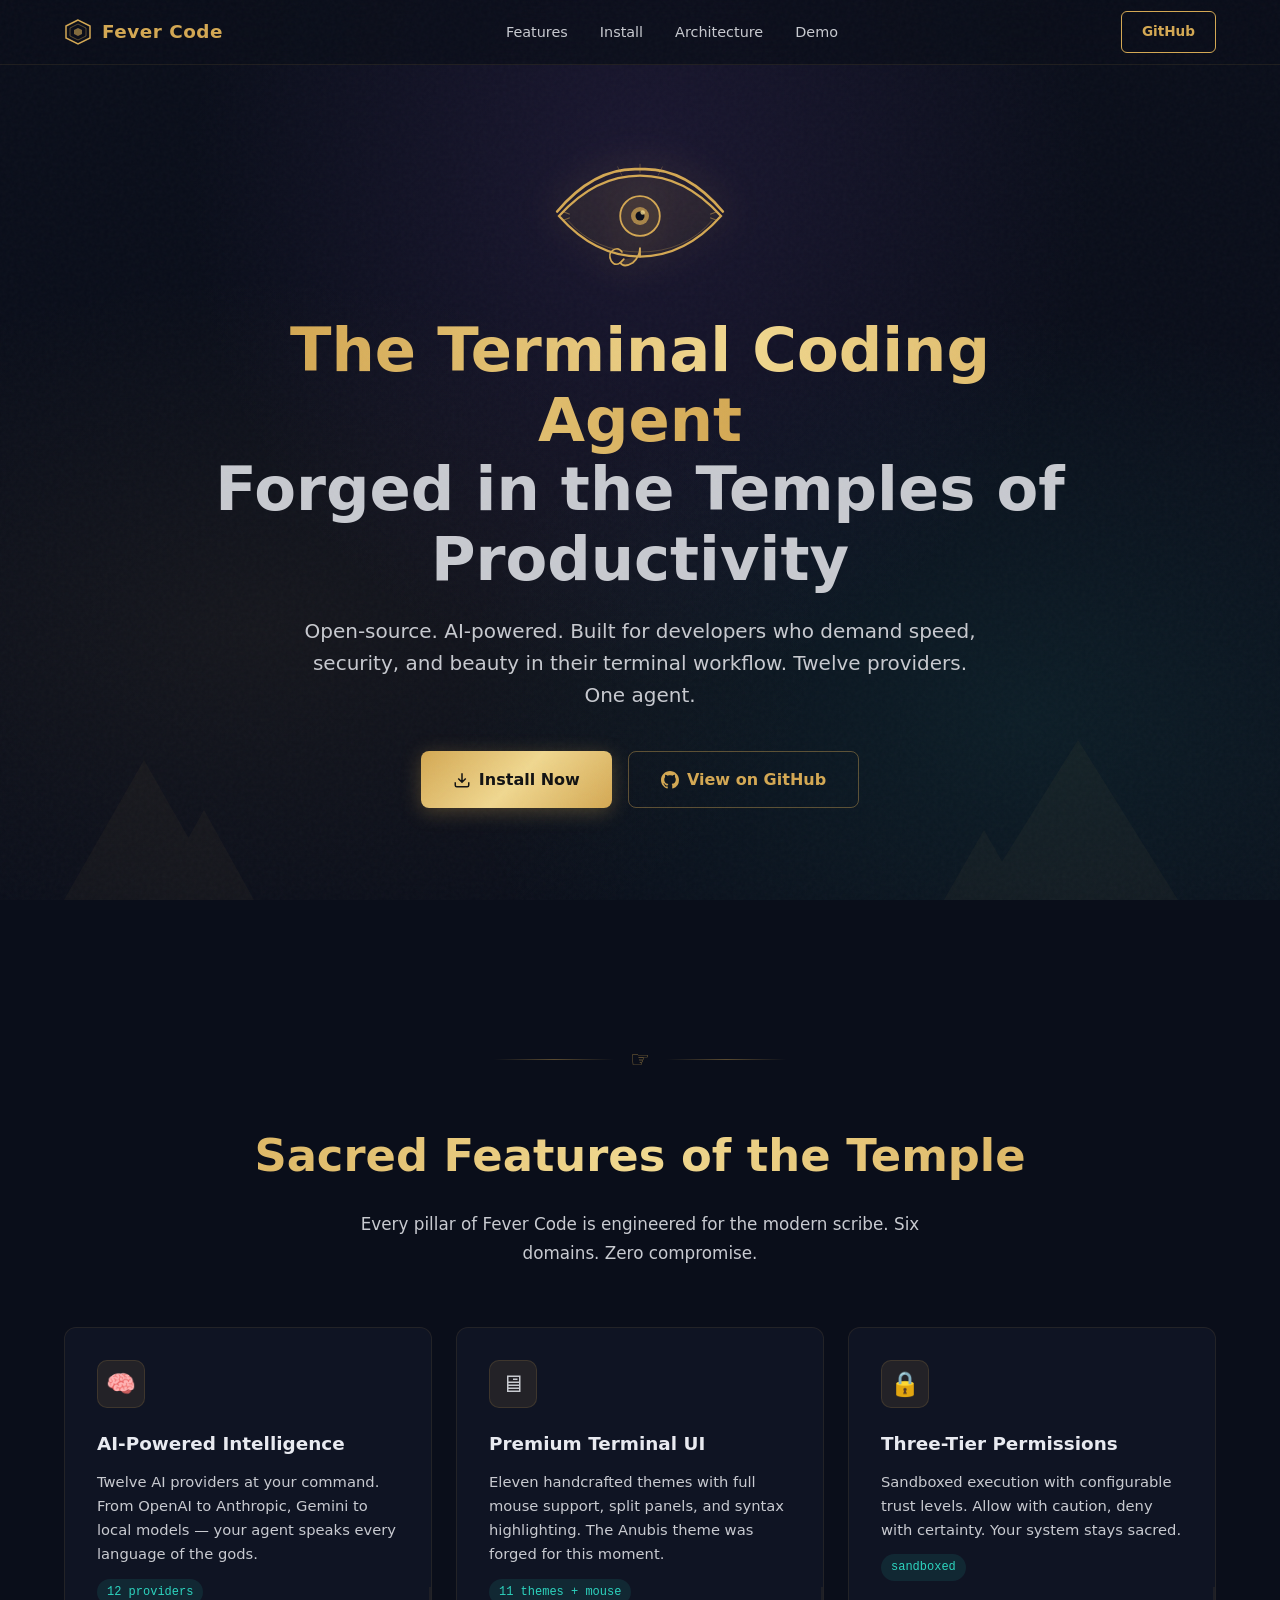
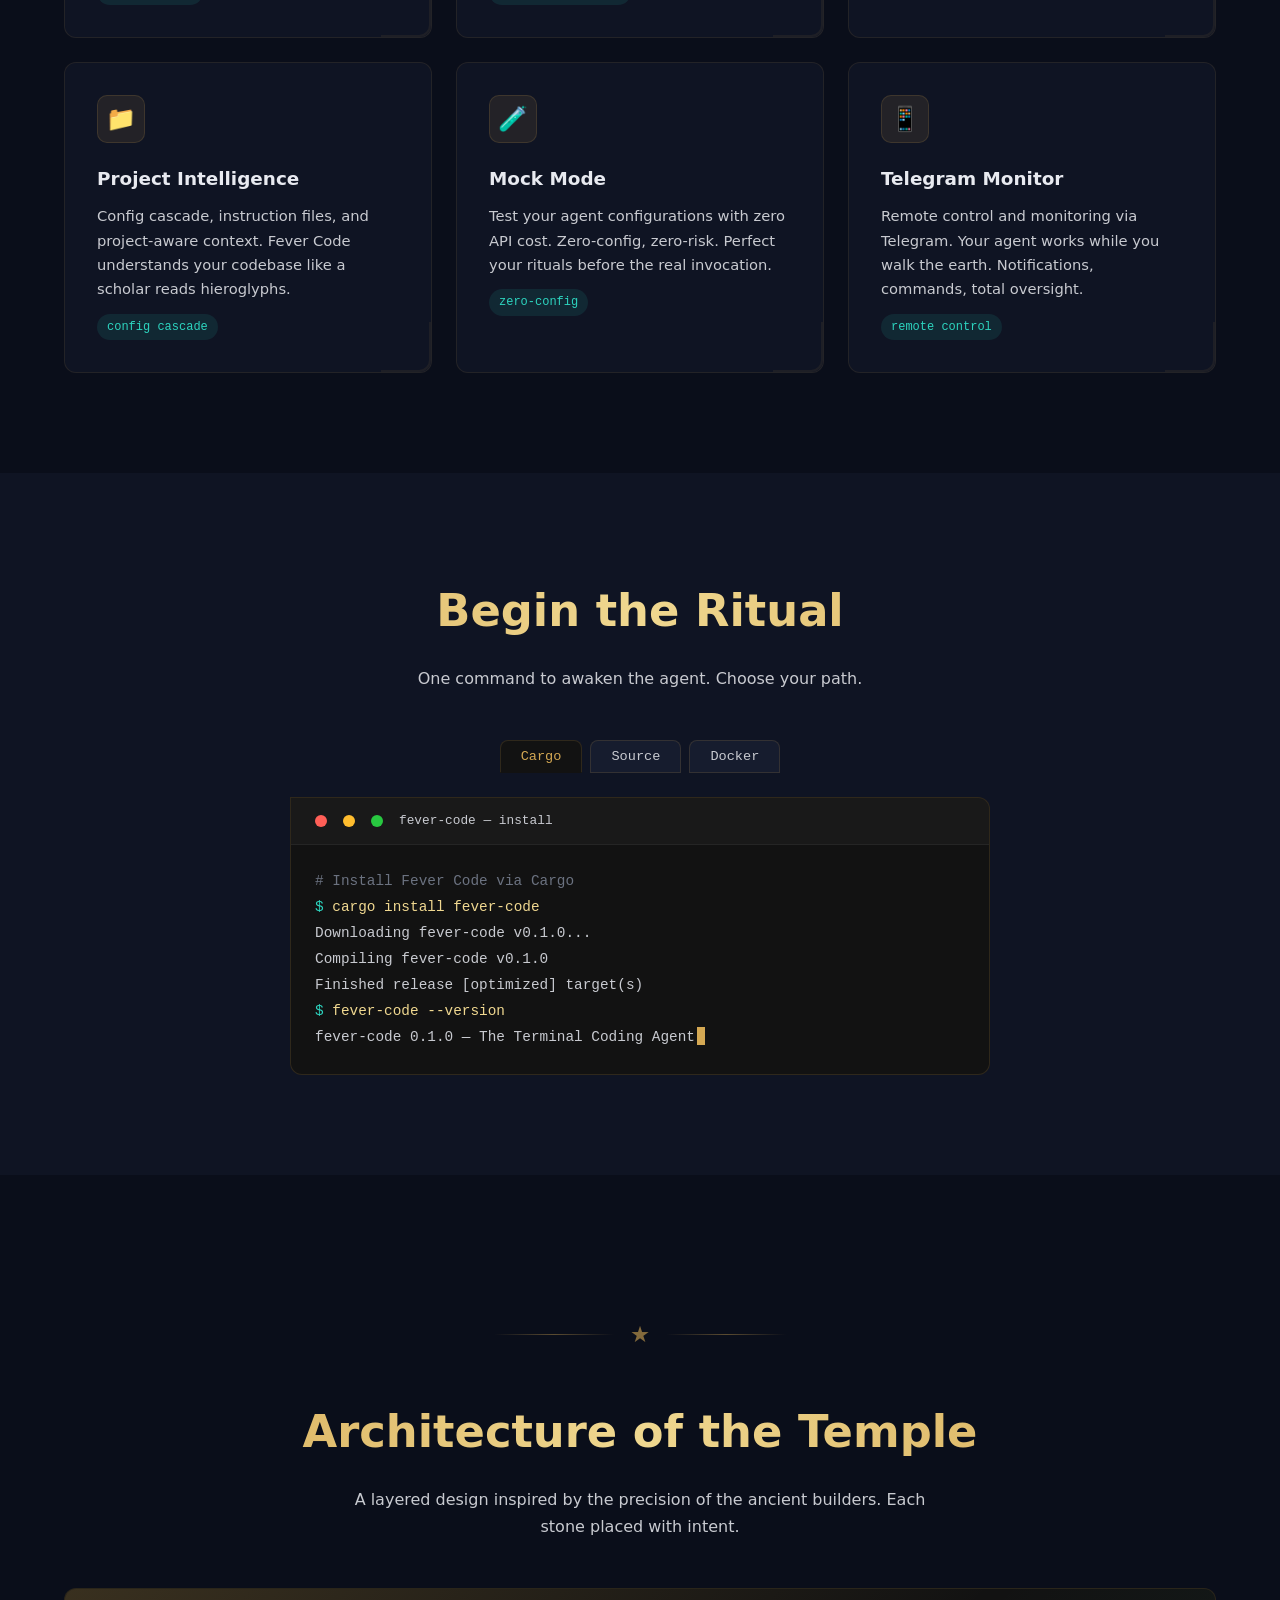
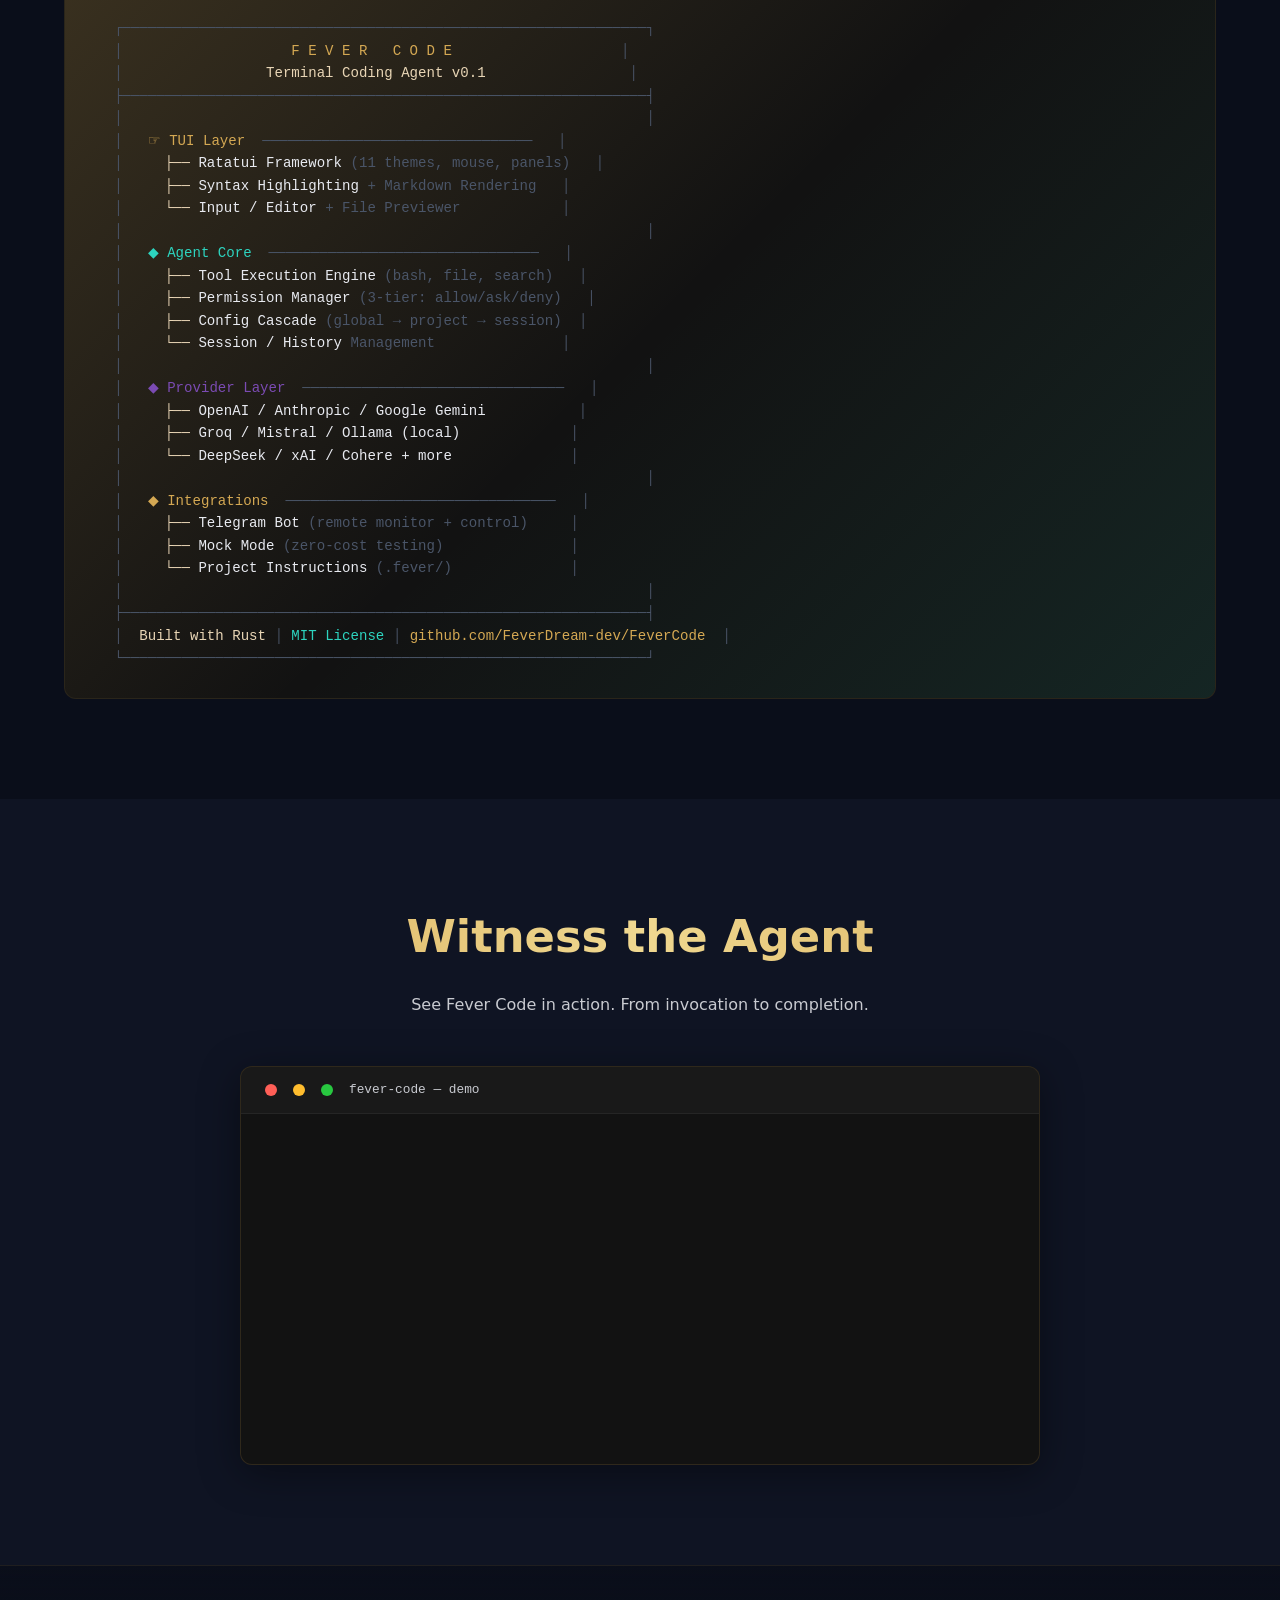
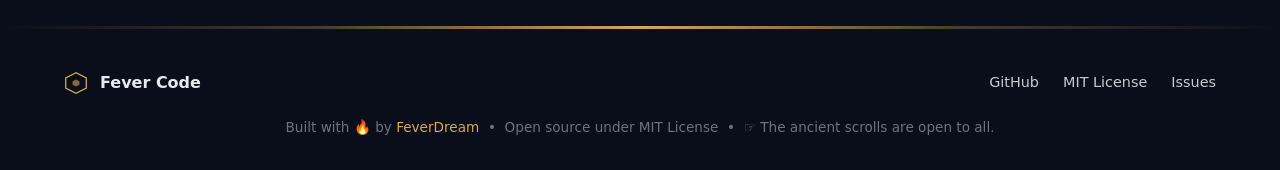
<file: docs/index.html>
<!DOCTYPE html>
<html lang="en">
<head>
<meta charset="UTF-8">
<meta name="viewport" content="width=device-width, initial-scale=1.0">
<title>Fever Code — Terminal Coding Agent Forged in Ancient Fire</title>
<meta name="description" content="Fever Code is an open-source, AI-powered terminal coding agent. 12 providers, premium TUI, 3-tier permissions, project intelligence, and Telegram monitoring.">
<meta property="og:title" content="Fever Code — Terminal Coding Agent">
<meta property="og:description" content="The open-source terminal coding agent forged in the temples of productivity. AI-powered, premium TUI, zero-config testing.">
<meta property="og:type" content="website">
<meta property="og:url" content="https://feverdream-dev.github.io/FeverCode/">
<meta name="theme-color" content="#0a0e1a">
<link rel="icon" href="data:image/svg+xml,<svg xmlns='http://www.w3.org/2000/svg' viewBox='0 0 100 100'><text y='.9em' font-size='90'>&#x1F525;</text></svg>">
<style>
/* ===== RESET & BASE ===== */
*,*::before,*::after{box-sizing:border-box;margin:0;padding:0}
:root{
  --navy:#0a0e1a;
  --gold:#d4a853;
  --gold-light:#f0d890;
  --turquoise:#2dd4bf;
  --sand:#e8d5b5;
  --purple:#7b4bb3;
  --onyx:#121212;
  --surface:#0f1423;
  --surface-2:#161c2e;
  --text:#c8cad0;
  --text-bright:#e8eaf0;
  --mono:'Fira Code','JetBrains Mono','Cascadia Code','SF Mono','Consolas',monospace;
  --sans:-apple-system,BlinkMacSystemFont,'Segoe UI',system-ui,sans-serif;
  --max-w:1200px;
  --gold-grad:linear-gradient(135deg,#d4a853,#f0d890,#d4a853);
  --gold-text:linear-gradient(90deg,#d4a853,#f0d890,#d4a853);
  --glow-gold:0 0 30px rgba(212,168,83,0.3),0 0 60px rgba(212,168,83,0.1);
  --glow-turquoise:0 0 20px rgba(45,212,191,0.3),0 0 40px rgba(45,212,191,0.1);
}
html{scroll-behavior:smooth;scroll-padding-top:80px}
body{
  font-family:var(--sans);
  background:var(--navy);
  color:var(--text);
  line-height:1.7;
  overflow-x:hidden;
  -webkit-font-smoothing:antialiased;
}
a{color:var(--gold);text-decoration:none;transition:color .3s}
a:hover{color:var(--gold-light)}
::selection{background:rgba(212,168,83,0.3);color:var(--text-bright)}
/* Noise overlay */
body::after{
  content:'';position:fixed;top:0;left:0;width:100%;height:100%;
  pointer-events:none;z-index:9999;opacity:.03;
  background-image:url("data:image/svg+xml,%3Csvg viewBox='0 0 256 256' xmlns='http://www.w3.org/2000/svg'%3E%3Cfilter id='n'%3E%3CfeTurbulence type='fractalNoise' baseFrequency='0.9' numOctaves='4' stitchTiles='stitch'/%3E%3C/filter%3E%3Crect width='100%25' height='100%25' filter='url(%23n)'/%3E%3C/svg%3E");
}

/* ===== SCROLLBAR ===== */
::-webkit-scrollbar{width:8px}
::-webkit-scrollbar-track{background:var(--onyx)}
::-webkit-scrollbar-thumb{background:var(--gold);border-radius:4px}
::-webkit-scrollbar-thumb:hover{background:var(--gold-light)}

/* ===== UTILITY ===== */
.container{max-width:var(--max-w);margin:0 auto;padding:0 24px}
.section{padding:100px 0}
.gold-text{background:var(--gold-text);-webkit-background-clip:text;background-clip:text;-webkit-text-fill-color:transparent}

/* ===== NAVIGATION ===== */
.nav{
  position:fixed;top:0;left:0;right:0;z-index:1000;
  background:rgba(10,14,26,0.8);
  backdrop-filter:blur(20px);-webkit-backdrop-filter:blur(20px);
  border-bottom:1px solid rgba(212,168,83,0.1);
  transition:background .3s;
}
.nav-inner{
  max-width:var(--max-w);margin:0 auto;padding:0 24px;
  display:flex;align-items:center;justify-content:space-between;
  height:64px;
}
.nav-logo{
  display:flex;align-items:center;gap:10px;
  font-weight:700;font-size:1.15rem;letter-spacing:.5px;
}
.nav-logo svg{width:28px;height:28px}
.nav-logo span{color:var(--gold)}
.nav-links{display:flex;gap:32px;list-style:none}
.nav-links a{
  color:var(--text);font-size:.9rem;font-weight:500;
  transition:color .3s;position:relative;
}
.nav-links a::after{
  content:'';position:absolute;bottom:-4px;left:0;width:0;height:2px;
  background:var(--gold);transition:width .3s;
}
.nav-links a:hover{color:var(--gold)}
.nav-links a:hover::after{width:100%}
.nav-cta{
  background:transparent;border:1px solid var(--gold);color:var(--gold);
  padding:8px 20px;border-radius:6px;font-size:.85rem;font-weight:600;
  cursor:pointer;transition:all .3s;font-family:var(--sans);
}
.nav-cta:hover{background:var(--gold);color:var(--navy)}
.mobile-toggle{
  display:none;background:none;border:none;cursor:pointer;
  width:32px;height:32px;position:relative;
}
.mobile-toggle span,.mobile-toggle span::before,.mobile-toggle span::after{
  display:block;width:24px;height:2px;background:var(--gold);
  position:absolute;left:4px;transition:all .3s;
}
.mobile-toggle span{top:14px}
.mobile-toggle span::before{content:'';top:-7px}
.mobile-toggle span::after{content:'';top:7px}

/* ===== HERO ===== */
.hero{
  min-height:100vh;display:flex;align-items:center;justify-content:center;
  position:relative;overflow:hidden;padding-top:64px;
}
.hero-bg{
  position:absolute;inset:0;
  background:radial-gradient(ellipse at 50% 20%,rgba(123,75,179,0.15) 0%,transparent 50%),
             radial-gradient(ellipse at 80% 80%,rgba(45,212,191,0.08) 0%,transparent 40%),
             radial-gradient(ellipse at 20% 70%,rgba(212,168,83,0.06) 0%,transparent 40%);
}
/* Floating hieroglyph particles */
.hieroglyphs{position:absolute;inset:0;overflow:hidden;pointer-events:none}
.hieroglyph{
  position:absolute;font-size:1.2rem;opacity:0;
  color:var(--gold);
  animation:floatUp linear infinite;
}
@keyframes floatUp{
  0%{transform:translateY(100vh) rotate(0deg);opacity:0}
  10%{opacity:.15}
  90%{opacity:.15}
  100%{transform:translateY(-10vh) rotate(360deg);opacity:0}
}
.hero-content{
  position:relative;z-index:2;text-align:center;
  max-width:900px;padding:0 24px;
}
.eye-container{
  margin:0 auto 40px;width:180px;height:120px;
  animation:fadeInSlideDown 1s ease-out,fadeInSlideDown 1s ease-out;
}
.eye-container svg{
  width:100%;height:100%;
  filter:drop-shadow(0 0 20px rgba(212,168,83,0.4));
  animation:eyePulse 4s ease-in-out infinite;
}
@keyframes eyePulse{
  0%,100%{filter:drop-shadow(0 0 20px rgba(212,168,83,0.4))}
  50%{filter:drop-shadow(0 0 40px rgba(212,168,83,0.7)) drop-shadow(0 0 80px rgba(212,168,83,0.3))}
}
.hero-title{
  font-size:clamp(2.2rem,5vw,3.8rem);font-weight:800;
  line-height:1.15;margin-bottom:20px;
  animation:fadeInSlideUp .8s ease-out .2s both;
}
.hero-subtitle{
  font-size:clamp(1rem,2vw,1.25rem);color:var(--text);
  max-width:700px;margin:0 auto 40px;line-height:1.6;
  animation:fadeInSlideUp .8s ease-out .4s both;
}
.hero-buttons{
  display:flex;gap:16px;justify-content:center;flex-wrap:wrap;
  animation:fadeInSlideUp .8s ease-out .6s both;
}
.btn{
  display:inline-flex;align-items:center;gap:8px;
  padding:14px 32px;border-radius:8px;font-size:1rem;
  font-weight:600;font-family:var(--sans);cursor:pointer;
  transition:all .3s;text-decoration:none;border:none;
}
.btn-primary{
  background:var(--gold-grad);color:var(--onyx);
  box-shadow:0 4px 20px rgba(212,168,83,0.3);
}
.btn-primary:hover{
  transform:translateY(-2px);
  box-shadow:0 6px 30px rgba(212,168,83,0.5);
  color:var(--onyx);
}
.btn-secondary{
  background:transparent;border:1px solid rgba(212,168,83,0.4);
  color:var(--gold);
}
.btn-secondary:hover{
  background:rgba(212,168,83,0.1);
  border-color:var(--gold);
  transform:translateY(-2px);color:var(--gold);
}
@keyframes fadeInSlideUp{
  from{opacity:0;transform:translateY(30px)}
  to{opacity:1;transform:translateY(0)}
}
@keyframes fadeInSlideDown{
  from{opacity:0;transform:translateY(-30px)}
  to{opacity:1;transform:translateY(0)}
}

/* ===== DECORATIVE DIVIDERS ===== */
.egyptian-divider{
  display:flex;align-items:center;justify-content:center;
  gap:16px;padding:40px 0;
}
.egyptian-divider .line{
  height:1px;width:120px;
  background:linear-gradient(90deg,transparent,rgba(212,168,83,0.4),transparent);
}
.egyptian-divider .symbol{
  color:var(--gold);font-size:1.4rem;opacity:.6;
}

/* ===== FEATURES ===== */
.features-header{text-align:center;margin-bottom:60px}
.features-header h2{font-size:clamp(1.8rem,4vw,2.8rem);font-weight:700;margin-bottom:16px}
.features-header p{color:var(--text);max-width:600px;margin:0 auto;font-size:1.05rem}
.features-grid{
  display:grid;grid-template-columns:repeat(auto-fit,minmax(320px,1fr));
  gap:24px;
}
.feature-card{
  background:var(--surface);
  border:1px solid rgba(212,168,83,0.1);
  border-radius:12px;padding:32px;
  position:relative;overflow:hidden;
  transition:all .4s ease;
  opacity:0;transform:translateY(30px);
}
.feature-card.visible{opacity:1;transform:translateY(0);transition:opacity .6s ease,transform .6s ease}
.feature-card::before{
  content:'';position:absolute;top:0;left:0;right:0;height:3px;
  background:var(--gold-grad);opacity:0;transition:opacity .3s;
}
.feature-card:hover{
  border-color:rgba(212,168,83,0.3);
  transform:translateY(-4px);
  box-shadow:var(--glow-gold);
}
.feature-card:hover::before{opacity:1}
/* Hieroglyphic corner decorations */
.feature-card::after{
  content:'';position:absolute;bottom:0;right:0;
  width:50px;height:50px;
  border-bottom:2px solid rgba(212,168,83,0.08);
  border-right:2px solid rgba(212,168,83,0.08);
  border-radius:0 0 12px 0;
}
.feature-icon{
  width:48px;height:48px;border-radius:10px;
  display:flex;align-items:center;justify-content:center;
  font-size:1.5rem;margin-bottom:20px;
  background:rgba(212,168,83,0.1);
  border:1px solid rgba(212,168,83,0.15);
}
.feature-card h3{
  font-size:1.15rem;font-weight:600;margin-bottom:10px;
  color:var(--text-bright);
}
.feature-card p{font-size:.92rem;color:var(--text);line-height:1.65}
.feature-tag{
  display:inline-block;margin-top:12px;
  font-size:.75rem;color:var(--turquoise);
  background:rgba(45,212,191,0.1);
  padding:3px 10px;border-radius:20px;
  font-family:var(--mono);
}

/* ===== INSTALL ===== */
.install{background:var(--surface)}
.install-header{text-align:center;margin-bottom:48px}
.install-header h2{font-size:clamp(1.8rem,4vw,2.8rem);font-weight:700;margin-bottom:16px}
.install-header p{color:var(--text);max-width:550px;margin:0 auto}
.install-tabs{
  display:flex;justify-content:center;gap:8px;margin-bottom:24px;
}
.install-tab{
  background:var(--surface-2);border:1px solid rgba(212,168,83,0.15);
  color:var(--text);padding:8px 20px;border-radius:8px 8px 0 0;
  cursor:pointer;font-family:var(--mono);font-size:.85rem;
  transition:all .3s;
}
.install-tab.active{background:var(--onyx);color:var(--gold);border-bottom-color:var(--onyx)}
.install-terminal{
  background:var(--onyx);border:1px solid rgba(212,168,83,0.15);
  border-radius:0 12px 12px 12px;overflow:hidden;max-width:700px;margin:0 auto;
}
.terminal-bar{
  display:flex;align-items:center;gap:8px;padding:12px 16px;
  background:rgba(255,255,255,0.03);border-bottom:1px solid rgba(255,255,255,0.05);
}
.terminal-dot{width:12px;height:12px;border-radius:50%}
.terminal-dot.red{background:#ff5f57}
.terminal-dot.yellow{background:#ffbd2e}
.terminal-dot.green{background:#28c840}
.terminal-bar span{color:var(--text);font-size:.8rem;margin-left:8px;font-family:var(--mono)}
.terminal-body{padding:24px;font-family:var(--mono);font-size:.9rem;line-height:1.8}
.terminal-body .prompt{color:var(--turquoise)}
.terminal-body .cmd{color:var(--gold-light)}
.terminal-body .comment{color:#6b7280}
.terminal-body .output{color:var(--text)}
.terminal-line{opacity:0;animation:typeIn .5s ease forwards}
@keyframes typeIn{to{opacity:1}}
.cursor-blink{
  display:inline-block;width:8px;height:18px;
  background:var(--gold);margin-left:2px;
  animation:blink 1s step-end infinite;
  vertical-align:text-bottom;
}
@keyframes blink{0%,100%{opacity:1}50%{opacity:0}}

/* ===== ARCHITECTURE ===== */
.arch-header{text-align:center;margin-bottom:48px}
.arch-header h2{font-size:clamp(1.8rem,4vw,2.8rem);font-weight:700;margin-bottom:16px}
.arch-header p{color:var(--text);max-width:600px;margin:0 auto}
.arch-container{
  background:var(--onyx);border:1px solid rgba(212,168,83,0.12);
  border-radius:12px;overflow:hidden;position:relative;
}
.arch-container::before{
  content:'';position:absolute;inset:-1px;
  background:linear-gradient(135deg,rgba(212,168,83,0.2),transparent,rgba(45,212,191,0.1));
  border-radius:12px;z-index:-1;
}
.arch-code{
  padding:28px 32px;font-family:var(--mono);font-size:clamp(.7rem,1.5vw,.88rem);
  line-height:1.6;overflow-x:auto;color:var(--text);
}
.arch-code .a-gold{color:var(--gold)}
.arch-code .a-turq{color:var(--turquoise)}
.arch-code .a-purple{color:var(--purple)}
.arch-code .a-sand{color:var(--sand)}
.arch-code .a-dim{color:#4a5568}
.arch-code .a-bright{color:var(--text-bright)}

/* ===== DEMO TERMINAL ===== */
.demo{background:var(--surface)}
.demo-header{text-align:center;margin-bottom:48px}
.demo-header h2{font-size:clamp(1.8rem,4vw,2.8rem);font-weight:700;margin-bottom:16px}
.demo-header p{color:var(--text);max-width:550px;margin:0 auto}
.demo-terminal{
  background:var(--onyx);border:1px solid rgba(212,168,83,0.15);
  border-radius:12px;overflow:hidden;max-width:800px;margin:0 auto;
  box-shadow:0 8px 40px rgba(0,0,0,0.4);
}
.demo-body{padding:24px;font-family:var(--mono);font-size:clamp(.75rem,1.5vw,.88rem);line-height:1.75;min-height:350px}
.demo-line{overflow:hidden;white-space:nowrap}
.demo-line .typing{
  display:inline-block;overflow:hidden;white-space:nowrap;
  border-right:2px solid var(--gold);
  animation:typing 2s steps(40) forwards,blink .8s step-end infinite;
  width:0;
}
.demo-line.done .typing{border-right:none;width:100%}
@keyframes typing{from{width:0}to{width:100%}}

/* ===== FOOTER ===== */
.footer{
  padding:60px 0 30px;
  border-top:1px solid rgba(212,168,83,0.1);
  background:linear-gradient(to top,rgba(10,14,26,1),transparent);
}
.footer-border{
  height:3px;margin-bottom:40px;
  background:linear-gradient(90deg,transparent,rgba(212,168,83,0.3),var(--gold),rgba(212,168,83,0.3),transparent);
}
.footer-inner{
  display:flex;align-items:center;justify-content:space-between;
  flex-wrap:wrap;gap:20px;
}
.footer-brand{display:flex;align-items:center;gap:12px}
.footer-brand svg{width:24px;height:24px}
.footer-brand span{font-weight:600;color:var(--text-bright)}
.footer-links{display:flex;gap:24px}
.footer-links a{color:var(--text);font-size:.9rem;transition:color .3s}
.footer-links a:hover{color:var(--gold)}
.footer-copy{
  width:100%;text-align:center;margin-top:20px;
  font-size:.85rem;color:#6b7280;
}
.footer-copy a{color:var(--gold)}

/* ===== SCROLL REVEAL ===== */
.reveal{opacity:0;transform:translateY(30px);transition:opacity .7s ease,transform .7s ease}
.reveal.visible{opacity:1;transform:translateY(0)}

/* ===== PYRAMID DECORATION ===== */
.pyramids{
  position:absolute;bottom:0;left:0;right:0;
  height:200px;pointer-events:none;overflow:hidden;opacity:.04;
}
.pyramid{
  position:absolute;bottom:0;
  width:0;height:0;
  border-left:solid transparent;border-right:solid transparent;
  border-bottom:solid var(--gold);
}
.pyramid-1{left:5%;border-left-width:80px;border-right-width:80px;border-bottom-width:140px}
.pyramid-2{left:12%;border-left-width:50px;border-right-width:50px;border-bottom-width:90px}
.pyramid-3{right:8%;border-left-width:100px;border-right-width:100px;border-bottom-width:160px}
.pyramid-4{right:20%;border-left-width:40px;border-right-width:40px;border-bottom-width:70px}

/* ===== RESPONSIVE ===== */
@media(max-width:768px){
  .nav-links,.nav-cta{display:none}
  .mobile-toggle{display:block}
  .nav-links.open{
    display:flex;flex-direction:column;
    position:absolute;top:64px;left:0;right:0;
    background:rgba(10,14,26,0.95);backdrop-filter:blur(20px);
    padding:20px 24px;gap:16px;
    border-bottom:1px solid rgba(212,168,83,0.1);
  }
  .features-grid{grid-template-columns:1fr}
  .hero-title{font-size:clamp(1.8rem,6vw,2.5rem)}
  .hero-buttons{flex-direction:column;align-items:center}
  .btn{width:100%;max-width:300px;justify-content:center}
  .footer-inner{flex-direction:column;text-align:center}
  .section{padding:60px 0}
  .eye-container{width:140px;height:90px}
  .install-tabs{flex-wrap:wrap}
}
@media(max-width:480px){
  .container{padding:0 16px}
  .terminal-body{padding:16px;font-size:.8rem}
  .arch-code{padding:16px;font-size:.72rem}
}
</style>
</head>
<body>

<!-- ===== NAVIGATION ===== -->
<nav class="nav">
  <div class="nav-inner">
    <a href="#" class="nav-logo">
      <svg viewBox="0 0 28 28" fill="none" xmlns="http://www.w3.org/2000/svg">
        <path d="M14 2L2 8v12l12 6 12-6V8L14 2z" stroke="#d4a853" stroke-width="1.5" fill="none"/>
        <path d="M14 6l-8 4v8l8 4 8-4v-8l-8-4z" stroke="#d4a853" stroke-width="1" opacity=".4"/>
        <path d="M14 10l-4 2v4l4 2 4-2v-4l-4-2z" fill="#d4a853" opacity=".6"/>
      </svg>
      <span>Fever Code</span>
    </a>
    <ul class="nav-links" id="navLinks">
      <li><a href="#features">Features</a></li>
      <li><a href="#install">Install</a></li>
      <li><a href="#architecture">Architecture</a></li>
      <li><a href="#demo">Demo</a></li>
    </ul>
    <a href="https://github.com/FeverDream-dev/FeverCode" target="_blank" rel="noopener" class="nav-cta">GitHub</a>
    <button class="mobile-toggle" id="mobileToggle" aria-label="Toggle menu">
      <span></span>
    </button>
  </div>
</nav>

<!-- ===== HERO ===== -->
<section class="hero" id="hero">
  <div class="hero-bg"></div>
  <div class="hieroglyphs" id="hieroglyphs"></div>
  <div class="pyramids">
    <div class="pyramid pyramid-1"></div>
    <div class="pyramid pyramid-2"></div>
    <div class="pyramid pyramid-3"></div>
    <div class="pyramid pyramid-4"></div>
  </div>
  <div class="hero-content">
    <div class="eye-container">
      <!-- Eye of Horus (Wedjat) SVG -->
      <svg viewBox="0 0 200 120" fill="none" xmlns="http://www.w3.org/2000/svg">
        <!-- Outer eye shape -->
        <path d="M10 60 Q50 15, 100 15 Q150 15, 190 60 Q150 105, 100 105 Q50 105, 10 60Z"
              stroke="#d4a853" stroke-width="2.5" fill="rgba(212,168,83,0.05)"/>
        <!-- Iris -->
        <circle cx="100" cy="60" r="22" stroke="#d4a853" stroke-width="2" fill="rgba(212,168,83,0.1)"/>
        <!-- Pupil -->
        <circle cx="100" cy="60" r="10" fill="#d4a853" opacity=".7"/>
        <circle cx="100" cy="60" r="5" fill="#0a0e1a"/>
        <!-- Pupil highlight -->
        <circle cx="103" cy="56" r="2.5" fill="#f0d890" opacity=".8"/>
        <!-- Brow line / top curve -->
        <path d="M8 55 Q50 5, 100 8 Q150 5, 192 55" stroke="#d4a853" stroke-width="3" fill="none" stroke-linecap="round"/>
        <!-- Teardrop / Horus extension -->
        <path d="M100 105 L100 95 Q100 105, 92 112 Q82 118, 78 112 L82 108"
              stroke="#d4a853" stroke-width="2" fill="rgba(212,168,83,0.15)" stroke-linecap="round"/>
        <!-- Spiral curl below -->
        <path d="M78 112 Q72 116, 68 110 Q64 102, 70 98 Q76 94, 80 100"
              stroke="#d4a853" stroke-width="1.8" fill="none" stroke-linecap="round"/>
        <!-- Lower decorative line -->
        <path d="M20 65 Q50 100, 100 100 Q150 100, 180 65" stroke="#d4a853" stroke-width="1" opacity=".3" fill="none"/>
        <!-- Corner accents -->
        <path d="M14 55 L22 58 M14 65 L22 62" stroke="#d4a853" stroke-width="1.2" opacity=".5"/>
        <path d="M186 55 L178 58 M186 65 L178 62" stroke="#d4a853" stroke-width="1.2" opacity=".5"/>
        <!-- Top decorative rays -->
        <line x1="100" y1="2" x2="100" y2="12" stroke="#d4a853" stroke-width="1" opacity=".4"/>
        <line x1="75" y1="5" x2="80" y2="15" stroke="#d4a853" stroke-width="1" opacity=".3"/>
        <line x1="125" y1="5" x2="120" y2="15" stroke="#d4a853" stroke-width="1" opacity=".3"/>
      </svg>
    </div>
    <h1 class="hero-title">
      <span class="gold-text">The Terminal Coding Agent</span><br>
      Forged in the Temples of Productivity
    </h1>
    <p class="hero-subtitle">
      Open-source. AI-powered. Built for developers who demand speed, security, and beauty in their terminal workflow. Twelve providers. One agent.
    </p>
    <div class="hero-buttons">
      <a href="#install" class="btn btn-primary">
        <svg width="18" height="18" viewBox="0 0 24 24" fill="none" stroke="currentColor" stroke-width="2"><path d="M21 15v4a2 2 0 01-2 2H5a2 2 0 01-2-2v-4M7 10l5 5 5-5M12 15V3"/></svg>
        Install Now
      </a>
      <a href="https://github.com/FeverDream-dev/FeverCode" target="_blank" rel="noopener" class="btn btn-secondary">
        <svg width="18" height="18" viewBox="0 0 24 24" fill="currentColor"><path d="M12 0C5.37 0 0 5.37 0 12c0 5.31 3.435 9.795 8.205 11.385.6.105.825-.255.825-.57 0-.285-.015-1.23-.015-2.235-3.015.555-3.795-.735-4.035-1.41-.135-.345-.72-1.41-1.23-1.695-.42-.225-1.02-.78-.015-.795.945-.015 1.62.87 1.845 1.23 1.08 1.815 2.805 1.305 3.495.99.105-.78.42-1.305.765-1.605-2.67-.3-5.46-1.335-5.46-5.925 0-1.305.465-2.385 1.23-3.225-.12-.3-.54-1.53.12-3.18 0 0 1.005-.315 3.3 1.23.96-.27 1.98-.405 3-.405s2.04.135 3 .405c2.295-1.56 3.3-1.23 3.3-1.23.66 1.65.24 2.88.12 3.18.765.84 1.23 1.905 1.23 3.225 0 4.605-2.805 5.625-5.475 5.925.435.375.81 1.095.81 2.22 0 1.605-.015 2.895-.015 3.3 0 .315.225.69.825.57A12.02 12.02 0 0024 12c0-6.63-5.37-12-12-12z"/></svg>
        View on GitHub
      </a>
    </div>
  </div>
</section>

<!-- ===== FEATURES ===== -->
<section class="section" id="features">
  <div class="container">
    <div class="egyptian-divider">
      <div class="line"></div>
      <div class="symbol">&#9758;</div>
      <div class="line"></div>
    </div>
    <div class="features-header reveal">
      <h2 class="gold-text">Sacred Features of the Temple</h2>
      <p>Every pillar of Fever Code is engineered for the modern scribe. Six domains. Zero compromise.</p>
    </div>
    <div class="features-grid">
      <div class="feature-card">
        <div class="feature-icon">&#x1F9E0;</div>
        <h3>AI-Powered Intelligence</h3>
        <p>Twelve AI providers at your command. From OpenAI to Anthropic, Gemini to local models — your agent speaks every language of the gods.</p>
        <span class="feature-tag">12 providers</span>
      </div>
      <div class="feature-card">
        <div class="feature-icon">&#x1F5A5;</div>
        <h3>Premium Terminal UI</h3>
        <p>Eleven handcrafted themes with full mouse support, split panels, and syntax highlighting. The Anubis theme was forged for this moment.</p>
        <span class="feature-tag">11 themes + mouse</span>
      </div>
      <div class="feature-card">
        <div class="feature-icon">&#x1F512;</div>
        <h3>Three-Tier Permissions</h3>
        <p>Sandboxed execution with configurable trust levels. Allow with caution, deny with certainty. Your system stays sacred.</p>
        <span class="feature-tag">sandboxed</span>
      </div>
      <div class="feature-card">
        <div class="feature-icon">&#x1F4C1;</div>
        <h3>Project Intelligence</h3>
        <p>Config cascade, instruction files, and project-aware context. Fever Code understands your codebase like a scholar reads hieroglyphs.</p>
        <span class="feature-tag">config cascade</span>
      </div>
      <div class="feature-card">
        <div class="feature-icon">&#x1F9EA;</div>
        <h3>Mock Mode</h3>
        <p>Test your agent configurations with zero API cost. Zero-config, zero-risk. Perfect your rituals before the real invocation.</p>
        <span class="feature-tag">zero-config</span>
      </div>
      <div class="feature-card">
        <div class="feature-icon">&#x1F4F1;</div>
        <h3>Telegram Monitor</h3>
        <p>Remote control and monitoring via Telegram. Your agent works while you walk the earth. Notifications, commands, total oversight.</p>
        <span class="feature-tag">remote control</span>
      </div>
    </div>
  </div>
</section>

<!-- ===== INSTALL ===== -->
<section class="section install" id="install">
  <div class="container">
    <div class="install-header reveal">
      <h2 class="gold-text">Begin the Ritual</h2>
      <p>One command to awaken the agent. Choose your path.</p>
    </div>
    <div class="install-tabs reveal">
      <button class="install-tab active" data-tab="cargo" onclick="switchTab(this)">Cargo</button>
      <button class="install-tab" data-tab="source" onclick="switchTab(this)">Source</button>
      <button class="install-tab" data-tab="docker" onclick="switchTab(this)">Docker</button>
    </div>
    <div class="install-terminal reveal">
      <div class="terminal-bar">
        <span class="terminal-dot red"></span>
        <span class="terminal-dot yellow"></span>
        <span class="terminal-dot green"></span>
        <span>fever-code — install</span>
      </div>
      <div class="terminal-body" id="installBody">
        <div class="terminal-line" style="animation-delay:0s"><span class="comment"># Install Fever Code via Cargo</span></div>
        <div class="terminal-line" style="animation-delay:.3s"><span class="prompt">$ </span><span class="cmd">cargo install fever-code</span></div>
        <div class="terminal-line" style="animation-delay:.8s"><span class="output">  Downloading fever-code v0.1.0...</span></div>
        <div class="terminal-line" style="animation-delay:1.3s"><span class="output">  Compiling fever-code v0.1.0</span></div>
        <div class="terminal-line" style="animation-delay:2s"><span class="output">    Finished release [optimized] target(s)</span></div>
        <div class="terminal-line" style="animation-delay:2.5s"><span class="prompt">$ </span><span class="cmd">fever-code --version</span></div>
        <div class="terminal-line" style="animation-delay:3s"><span class="output">fever-code 0.1.0 — The Terminal Coding Agent</span><span class="cursor-blink"></span></div>
      </div>
    </div>
  </div>
</section>

<!-- ===== ARCHITECTURE ===== -->
<section class="section" id="architecture">
  <div class="container">
    <div class="egyptian-divider">
      <div class="line"></div>
      <div class="symbol">&#9733;</div>
      <div class="line"></div>
    </div>
    <div class="arch-header reveal">
      <h2 class="gold-text">Architecture of the Temple</h2>
      <p>A layered design inspired by the precision of the ancient builders. Each stone placed with intent.</p>
    </div>
    <div class="arch-container reveal">
      <div class="arch-code">
<pre>
<span class="a-dim">  ┌──────────────────────────────────────────────────────────────┐</span>
<span class="a-dim">  │</span>                    <span class="a-gold">F E V E R   C O D E</span>                    <span class="a-dim">│</span>
<span class="a-dim">  │</span>                 <span class="a-sand">Terminal Coding Agent v0.1</span>                 <span class="a-dim">│</span>
<span class="a-dim">  ├──────────────────────────────────────────────────────────────┤</span>
<span class="a-dim">  │</span>                                                              <span class="a-dim">│</span>
<span class="a-dim">  │</span>   <span class="a-gold">&#9758;</span> <span class="a-gold">TUI Layer</span>  <span class="a-dim">────────────────────────────────</span>   <span class="a-dim">│</span>
<span class="a-dim">  │</span>     <span class="a-sand">&#9500;&#9472;&#9472;</span> <span class="a-bright">Ratatui Framework</span> <span class="a-dim">(11 themes, mouse, panels)</span>   <span class="a-dim">│</span>
<span class="a-dim">  │</span>     <span class="a-sand">&#9500;&#9472;&#9472;</span> <span class="a-bright">Syntax Highlighting</span> <span class="a-dim">+ Markdown Rendering</span>   <span class="a-dim">│</span>
<span class="a-dim">  │</span>     <span class="a-sand">&#9492;&#9472;&#9472;</span> <span class="a-bright">Input / Editor</span> <span class="a-dim">+ File Previewer</span>            <span class="a-dim">│</span>
<span class="a-dim">  │</span>                                                              <span class="a-dim">│</span>
<span class="a-dim">  │</span>   <span class="a-turq">&#9670;</span> <span class="a-turq">Agent Core</span>  <span class="a-dim">────────────────────────────────</span>   <span class="a-dim">│</span>
<span class="a-dim">  │</span>     <span class="a-sand">&#9500;&#9472;&#9472;</span> <span class="a-bright">Tool Execution Engine</span> <span class="a-dim">(bash, file, search)</span>   <span class="a-dim">│</span>
<span class="a-dim">  │</span>     <span class="a-sand">&#9500;&#9472;&#9472;</span> <span class="a-bright">Permission Manager</span> <span class="a-dim">(3-tier: allow/ask/deny)</span>   <span class="a-dim">│</span>
<span class="a-dim">  │</span>     <span class="a-sand">&#9500;&#9472;&#9472;</span> <span class="a-bright">Config Cascade</span> <span class="a-dim">(global → project → session)</span>  <span class="a-dim">│</span>
<span class="a-dim">  │</span>     <span class="a-sand">&#9492;&#9472;&#9472;</span> <span class="a-bright">Session / History</span> <span class="a-dim">Management</span>               <span class="a-dim">│</span>
<span class="a-dim">  │</span>                                                              <span class="a-dim">│</span>
<span class="a-dim">  │</span>   <span class="a-purple">&#9670;</span> <span class="a-purple">Provider Layer</span>  <span class="a-dim">───────────────────────────────</span>   <span class="a-dim">│</span>
<span class="a-dim">  │</span>     <span class="a-sand">&#9500;&#9472;&#9472;</span> <span class="a-bright">OpenAI / Anthropic / Google Gemini</span>           <span class="a-dim">│</span>
<span class="a-dim">  │</span>     <span class="a-sand">&#9500;&#9472;&#9472;</span> <span class="a-bright">Groq / Mistral / Ollama (local)</span>             <span class="a-dim">│</span>
<span class="a-dim">  │</span>     <span class="a-sand">&#9492;&#9472;&#9472;</span> <span class="a-bright">DeepSeek / xAI / Cohere + more</span>              <span class="a-dim">│</span>
<span class="a-dim">  │</span>                                                              <span class="a-dim">│</span>
<span class="a-dim">  │</span>   <span class="a-gold">&#9670;</span> <span class="a-gold">Integrations</span>  <span class="a-dim">────────────────────────────────</span>   <span class="a-dim">│</span>
<span class="a-dim">  │</span>     <span class="a-sand">&#9500;&#9472;&#9472;</span> <span class="a-bright">Telegram Bot</span> <span class="a-dim">(remote monitor + control)</span>     <span class="a-dim">│</span>
<span class="a-dim">  │</span>     <span class="a-sand">&#9500;&#9472;&#9472;</span> <span class="a-bright">Mock Mode</span> <span class="a-dim">(zero-cost testing)</span>               <span class="a-dim">│</span>
<span class="a-dim">  │</span>     <span class="a-sand">&#9492;&#9472;&#9472;</span> <span class="a-bright">Project Instructions</span> <span class="a-dim">(.fever/)</span>              <span class="a-dim">│</span>
<span class="a-dim">  │</span>                                                              <span class="a-dim">│</span>
<span class="a-dim">  ├──────────────────────────────────────────────────────────────┤</span>
<span class="a-dim">  │</span>  <span class="a-sand">Built with Rust</span> <span class="a-dim">&#x2502;</span> <span class="a-turq">MIT License</span> <span class="a-dim">&#x2502;</span> <span class="a-gold">github.com/FeverDream-dev/FeverCode</span>  <span class="a-dim">│</span>
<span class="a-dim">  └──────────────────────────────────────────────────────────────┘</span>
</pre>
      </div>
    </div>
  </div>
</section>

<!-- ===== DEMO TERMINAL ===== -->
<section class="section demo" id="demo">
  <div class="container">
    <div class="demo-header reveal">
      <h2 class="gold-text">Witness the Agent</h2>
      <p>See Fever Code in action. From invocation to completion.</p>
    </div>
    <div class="demo-terminal reveal">
      <div class="terminal-bar">
        <span class="terminal-dot red"></span>
        <span class="terminal-dot yellow"></span>
        <span class="terminal-dot green"></span>
        <span>fever-code — demo</span>
      </div>
      <div class="demo-body" id="demoBody">
        <!-- Lines injected by JS -->
      </div>
    </div>
  </div>
</section>

<!-- ===== FOOTER ===== -->
<footer class="footer">
  <div class="footer-border"></div>
  <div class="container">
    <div class="footer-inner">
      <div class="footer-brand">
        <svg viewBox="0 0 28 28" fill="none" xmlns="http://www.w3.org/2000/svg">
          <path d="M14 2L2 8v12l12 6 12-6V8L14 2z" stroke="#d4a853" stroke-width="1.5" fill="none"/>
          <path d="M14 10l-4 2v4l4 2 4-2v-4l-4-2z" fill="#d4a853" opacity=".6"/>
        </svg>
        <span>Fever Code</span>
      </div>
      <div class="footer-links">
        <a href="https://github.com/FeverDream-dev/FeverCode" target="_blank" rel="noopener">GitHub</a>
        <a href="https://github.com/FeverDream-dev/FeverCode/blob/main/LICENSE" target="_blank" rel="noopener">MIT License</a>
        <a href="https://github.com/FeverDream-dev/FeverCode/issues" target="_blank" rel="noopener">Issues</a>
      </div>
    </div>
    <p class="footer-copy">
      Built with &#x1F525; by <a href="https://github.com/FeverDream-dev" target="_blank" rel="noopener">FeverDream</a>
      &nbsp;&#x2022;&nbsp; Open source under MIT License
      &nbsp;&#x2022;&nbsp; &#9758; The ancient scrolls are open to all.
    </p>
  </div>
</footer>

<script>
/* ===== Floating Hieroglyph Particles ===== */
(function(){
  var symbols = ['&#9758;','&#9733;','&#9650;','&#9670;','&#9790;','&#9788;','&#9830;','&#10038;','&#10048;','&#9752;'];
  var container = document.getElementById('hieroglyphs');
  for(var i = 0; i < 20; i++){
    var span = document.createElement('span');
    span.className = 'hieroglyph';
    span.innerHTML = symbols[Math.floor(Math.random()*symbols.length)];
    span.style.left = Math.random()*100 + '%';
    span.style.fontSize = (0.8 + Math.random()*0.8) + 'rem';
    span.style.animationDuration = (12 + Math.random()*20) + 's';
    span.style.animationDelay = (Math.random()*15) + 's';
    container.appendChild(span);
  }
})();

/* ===== Mobile Nav Toggle ===== */
(function(){
  var toggle = document.getElementById('mobileToggle');
  var links = document.getElementById('navLinks');
  toggle.addEventListener('click', function(){
    links.classList.toggle('open');
  });
  // Close on link click
  var allLinks = links.querySelectorAll('a');
  allLinks.forEach(function(link){
    link.addEventListener('click', function(){ links.classList.remove('open'); });
  });
})();

/* ===== Scroll Reveal (IntersectionObserver) ===== */
(function(){
  var reveals = document.querySelectorAll('.reveal, .feature-card');
  if('IntersectionObserver' in window){
    var observer = new IntersectionObserver(function(entries){
      entries.forEach(function(entry){
        if(entry.isIntersecting){
          entry.target.classList.add('visible');
          observer.unobserve(entry.target);
        }
      });
    },{threshold:0.1, rootMargin:'0px 0px -40px 0px'});
    reveals.forEach(function(el){ observer.observe(el); });
  } else {
    reveals.forEach(function(el){ el.classList.add('visible'); });
  }
})();

/* ===== Install Tab Switching ===== */
function switchTab(btn){
  var tabs = document.querySelectorAll('.install-tab');
  tabs.forEach(function(t){ t.classList.remove('active'); });
  btn.classList.add('active');
  var tab = btn.getAttribute('data-tab');
  var body = document.getElementById('installBody');
  var content = {
    cargo: '<div class="terminal-line" style="animation-delay:0s"><span class="comment"># Install Fever Code via Cargo</span></div>'
      +'<div class="terminal-line" style="animation-delay:.3s"><span class="prompt">$ </span><span class="cmd">cargo install fever-code</span></div>'
      +'<div class="terminal-line" style="animation-delay:.8s"><span class="output">  Downloading fever-code v0.1.0...</span></div>'
      +'<div class="terminal-line" style="animation-delay:1.3s"><span class="output">  Compiling fever-code v0.1.0</span></div>'
      +'<div class="terminal-line" style="animation-delay:2s"><span class="output">    Finished release [optimized] target(s)</span></div>'
      +'<div class="terminal-line" style="animation-delay:2.5s"><span class="prompt">$ </span><span class="cmd">fever-code --version</span></div>'
      +'<div class="terminal-line" style="animation-delay:3s"><span class="output">fever-code 0.1.0 — The Terminal Coding Agent</span><span class="cursor-blink"></span></div>',
    source: '<div class="terminal-line" style="animation-delay:0s"><span class="comment"># Build from source</span></div>'
      +'<div class="terminal-line" style="animation-delay:.3s"><span class="prompt">$ </span><span class="cmd">git clone https://github.com/FeverDream-dev/FeverCode.git</span></div>'
      +'<div class="terminal-line" style="animation-delay:.8s"><span class="prompt">$ </span><span class="cmd">cd FeverCode</span></div>'
      +'<div class="terminal-line" style="animation-delay:1.2s"><span class="prompt">$ </span><span class="cmd">cargo build --release</span></div>'
      +'<div class="terminal-line" style="animation-delay:2s"><span class="output">  Compiling fever-code v0.1.0</span></div>'
      +'<div class="terminal-line" style="animation-delay:2.5s"><span class="output">    Finished release [optimized] target(s)</span></div>'
      +'<div class="terminal-line" style="animation-delay:3s"><span class="prompt">$ </span><span class="cmd">./target/release/fever-code</span><span class="cursor-blink"></span></div>',
    docker: '<div class="terminal-line" style="animation-delay:0s"><span class="comment"># Run with Docker</span></div>'
      +'<div class="terminal-line" style="animation-delay:.3s"><span class="prompt">$ </span><span class="cmd">docker run -it --rm \\</span></div>'
      +'<div class="terminal-line" style="animation-delay:.6s"><span class="cmd">  -v $(pwd):/workspace \\</span></div>'
      +'<div class="terminal-line" style="animation-delay:.9s"><span class="cmd">  feverdream/fever-code:latest</span></div>'
      +'<div class="terminal-line" style="animation-delay:1.5s"><span class="output">  Pulling image feverdream/fever-code:latest...</span></div>'
      +'<div class="terminal-line" style="animation-delay:2.5s"><span class="output">  Fever Code v0.1.0 — Ready.</span><span class="cursor-blink"></span></div>'
  };
  body.innerHTML = content[tab] || content.cargo;
}

/* ===== Demo Terminal Animation ===== */
(function(){
  var lines = [
    {type:'prompt', text:'$ fever-code', delay:500},
    {type:'output', text:'  <span style="color:#d4a853">&#9758;</span> Fever Code v0.1.0 — The Terminal Coding Agent', delay:1200},
    {type:'output', text:'  <span style="color:#2dd4bf">Ready.</span> Provider: <span style="color:#d4a853">anthropic</span> | Model: <span style="color:#d4a853">claude-sonnet-4-20250514</span>', delay:1800},
    {type:'blank', text:'', delay:2200},
    {type:'input', text:'<span style="color:#2dd4bf">&gt;</span> Refactor the authentication module to use JWT tokens instead of sessions', delay:2600},
    {type:'output', text:'  <span style="color:#6b7280">Analyzing codebase...</span>', delay:3500},
    {type:'tool', text:'  <span style="color:#d4a853">[tool:read]</span> src/auth/mod.rs', delay:4200},
    {type:'tool', text:'  <span style="color:#d4a853">[tool:read]</span> src/auth/session.rs', delay:4800},
    {type:'tool', text:'  <span style="color:#d4a853">[tool:search]</span> "session" in src/**/*.rs', delay:5400},
    {type:'output', text:'  <span style="color:#2dd4bf">&#10003;</span> Plan: Replace session store with JWT generation/validation', delay:6200},
    {type:'tool', text:'  <span style="color:#d4a853">[tool:write]</span> src/auth/jwt.rs <span style="color:#6b7280">(new file)</span>', delay:7000},
    {type:'tool', text:'  <span style="color:#d4a853">[tool:edit]</span> src/auth/mod.rs', delay:7600},
    {type:'tool', text:'  <span style="color:#d4a853">[tool:write]</span> src/auth/middleware.rs <span style="color:#6b7280">(new file)</span>', delay:8200},
    {type:'tool', text:'  <span style="color:#d4a853">[tool:bash]</span> cargo check', delay:8800},
    {type:'success', text:'  <span style="color:#28c840">&#10003;</span> Compilation successful. 3 files modified, 2 created.', delay:9800},
    {type:'output', text:'  <span style="color:#2dd4bf">&#10003;</span> Authentication refactored. JWT tokens replace sessions.', delay:10400},
    {type:'input', text:'<span style="color:#2dd4bf">&gt;</span> <span class="cursor-blink"></span>', delay:11000},
  ];
  var body = document.getElementById('demoBody');
  var observer = new IntersectionObserver(function(entries){
    if(entries[0].isIntersecting){
      runDemo();
      observer.unobserve(body);
    }
  },{threshold:0.2});
  observer.observe(body);
  var demoRan = false;
  function runDemo(){
    if(demoRan) return;
    demoRan = true;
    lines.forEach(function(line){
      setTimeout(function(){
        var div = document.createElement('div');
        div.className = 'demo-line';
        div.innerHTML = line.text;
        if(line.type === 'input' || line.type === 'prompt'){
          div.style.color = '#e8eaf0';
        }
        body.appendChild(div);
        body.scrollTop = body.scrollHeight;
      }, line.delay);
    });
  }
})();

/* ===== Smooth scroll for nav links ===== */
(function(){
  document.querySelectorAll('a[href^="#"]').forEach(function(a){
    a.addEventListener('click', function(e){
      var target = document.querySelector(this.getAttribute('href'));
      if(target){
        e.preventDefault();
        target.scrollIntoView({behavior:'smooth'});
      }
    });
  });
})();
</script>
</body>
</html>
</file>
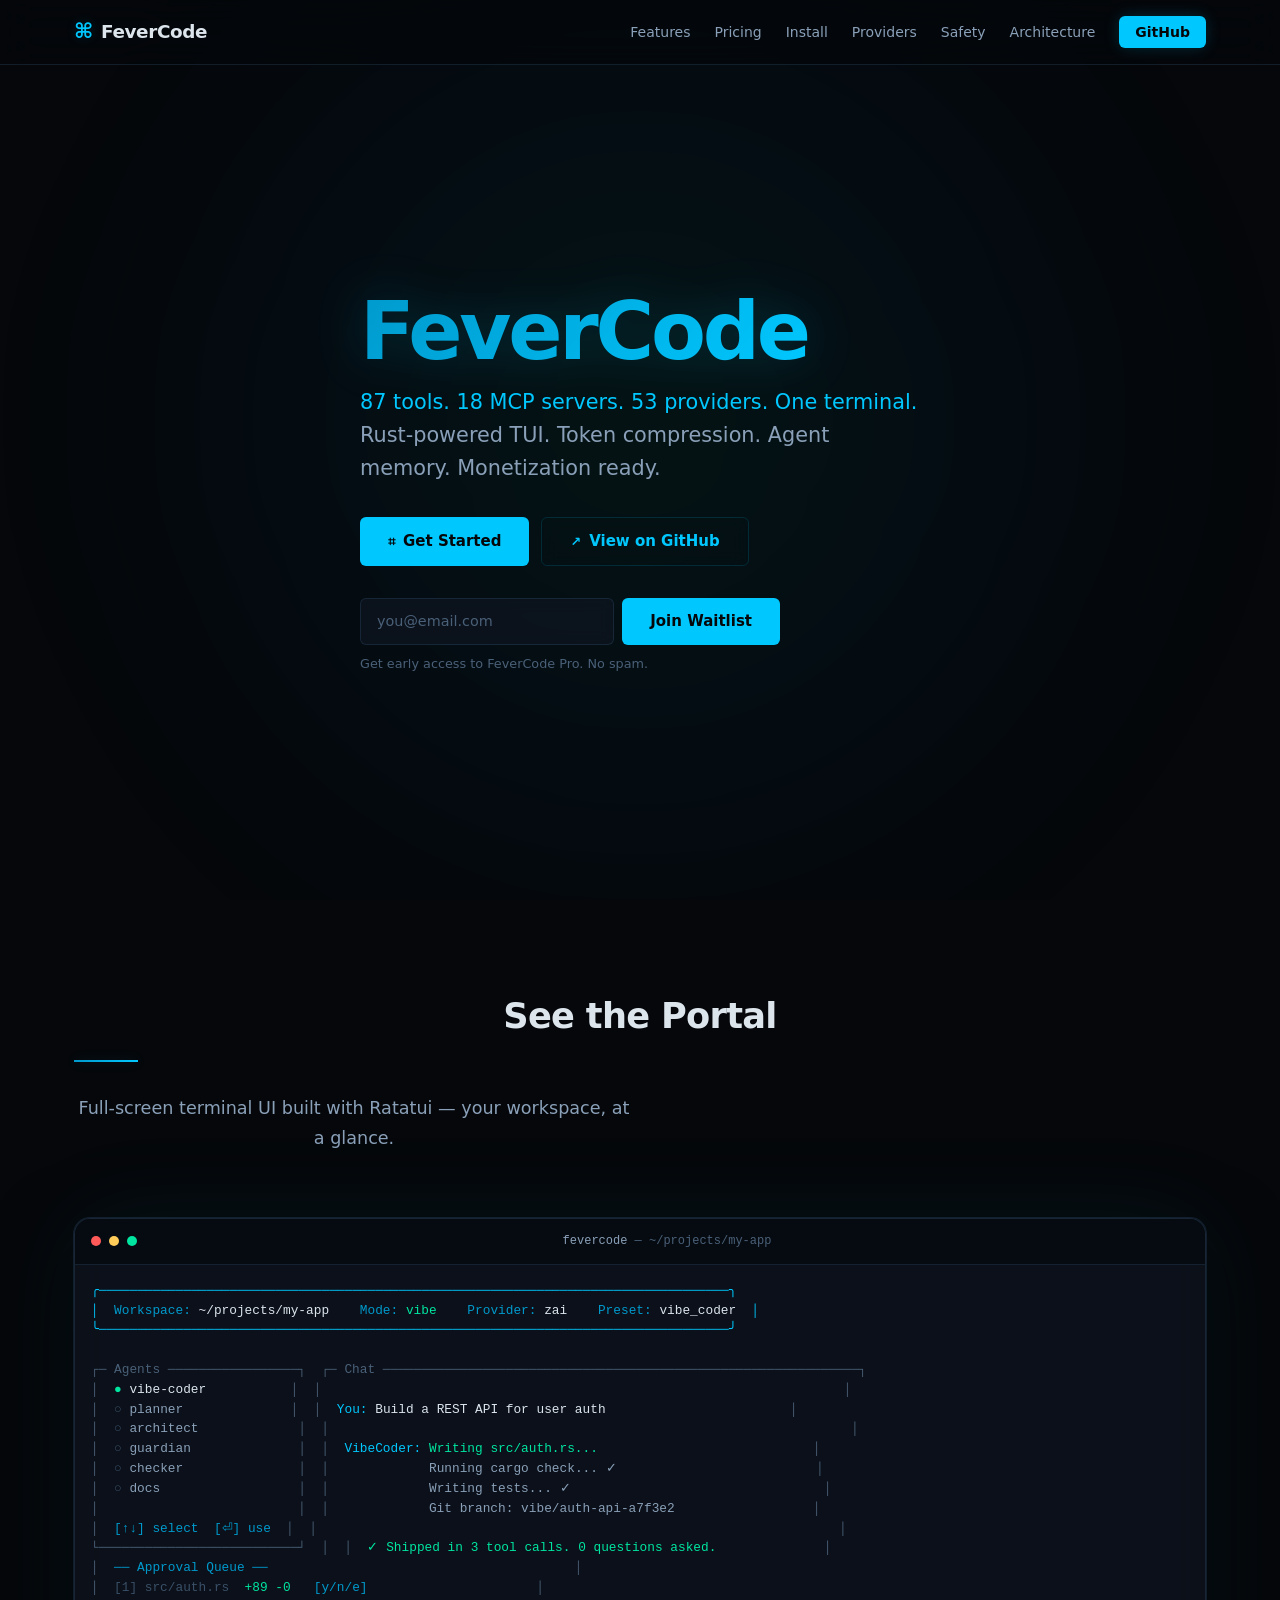
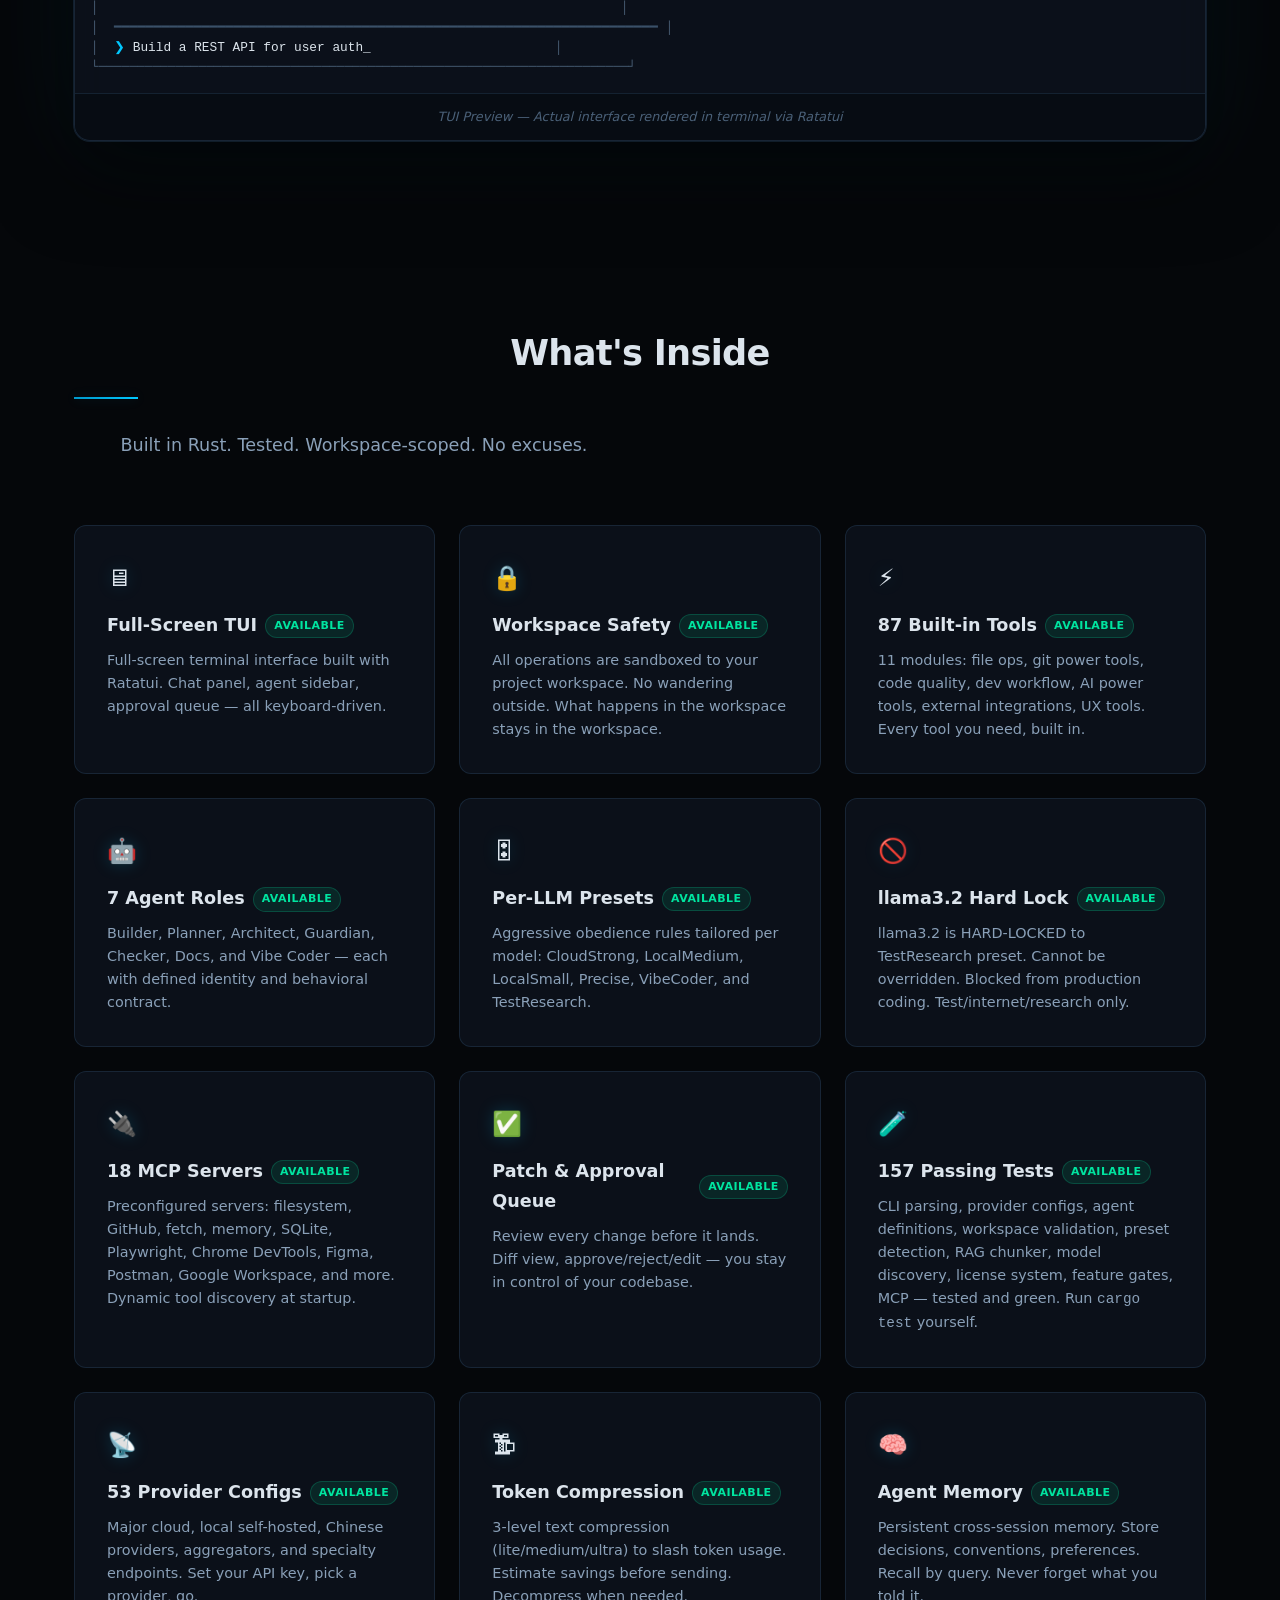
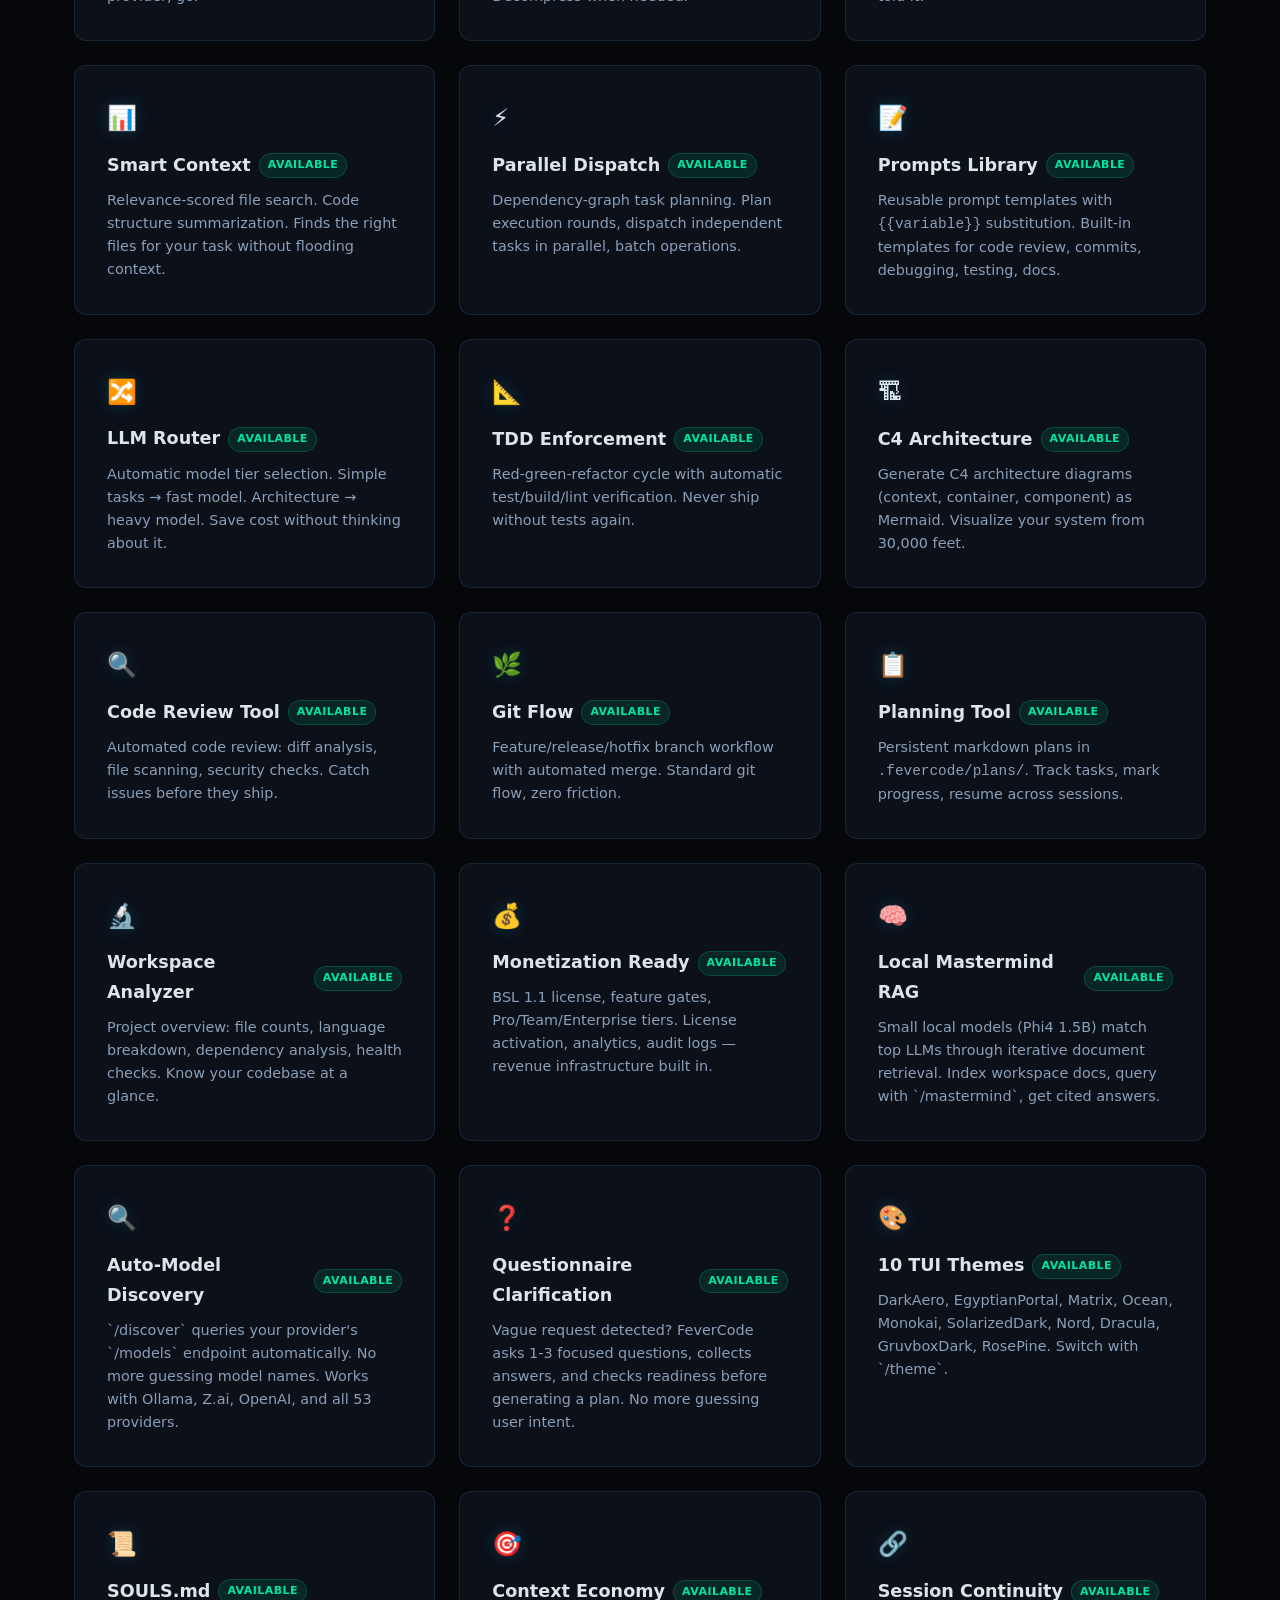
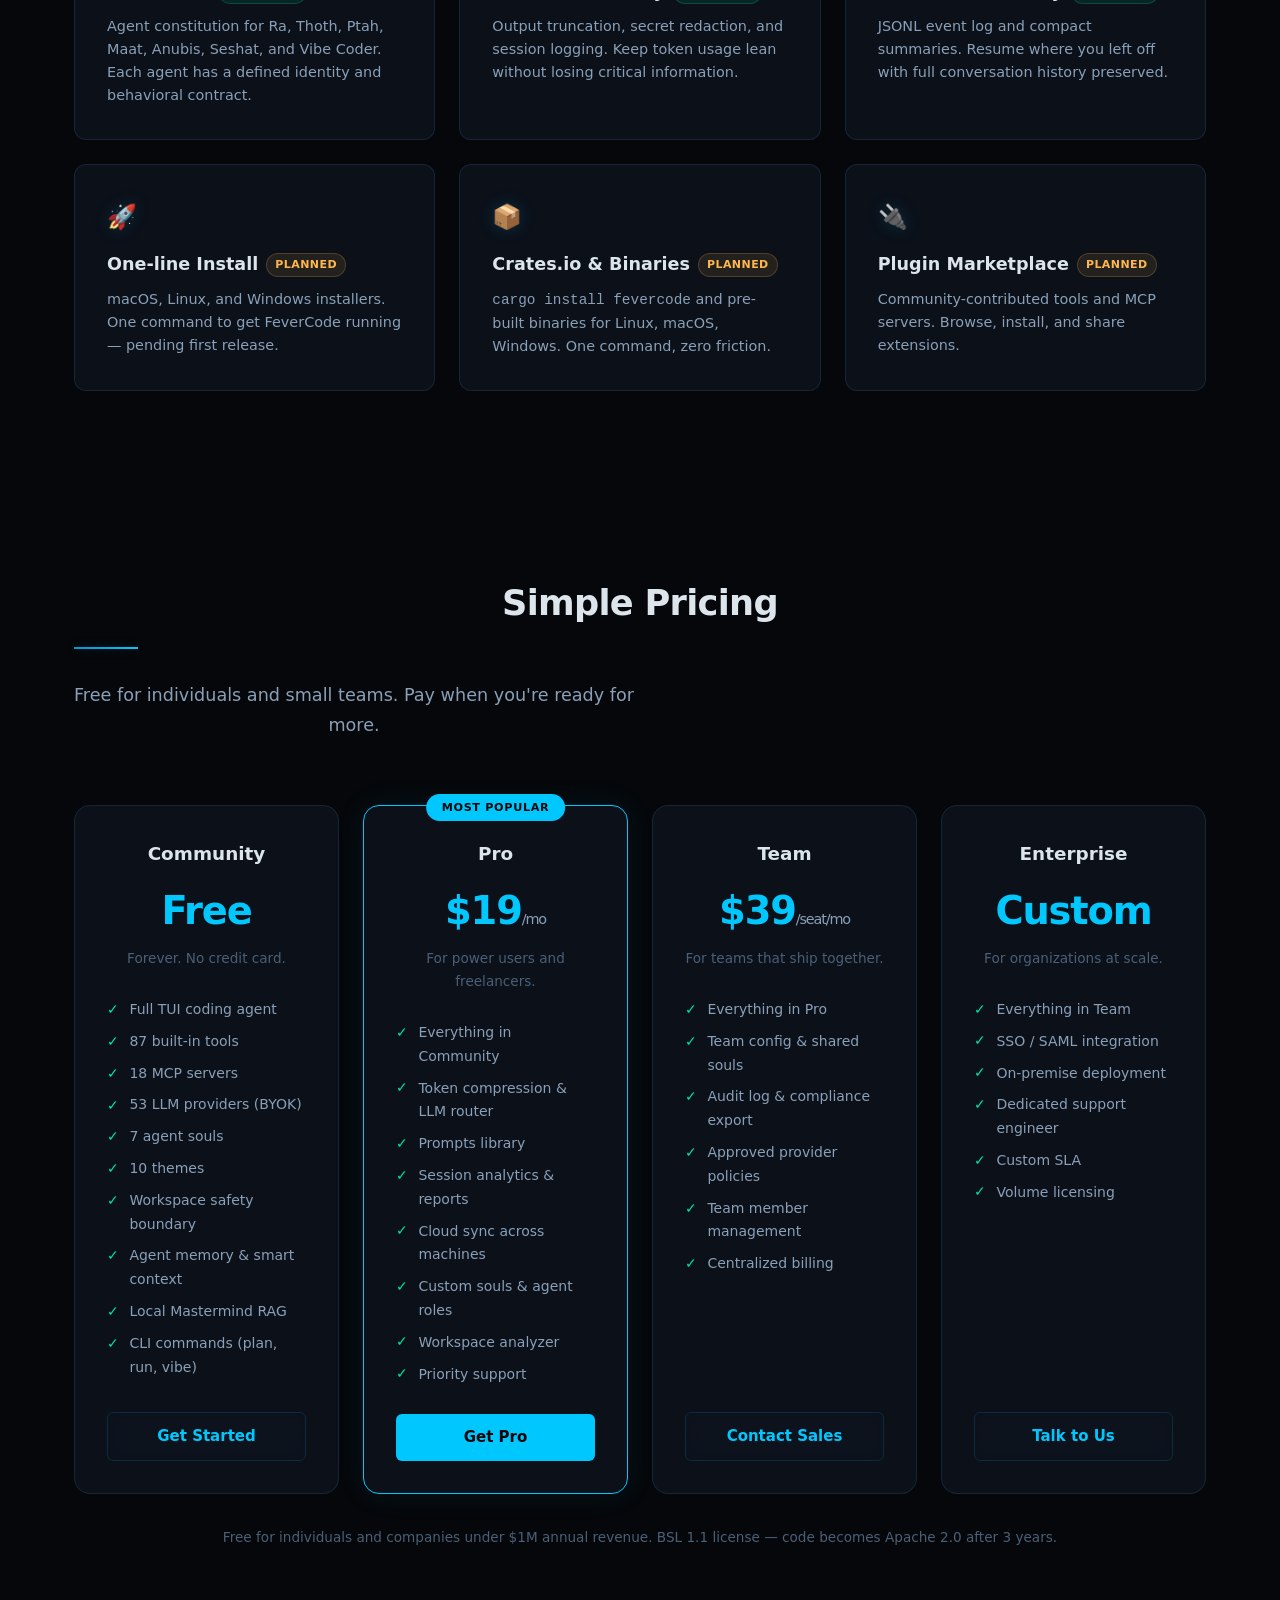
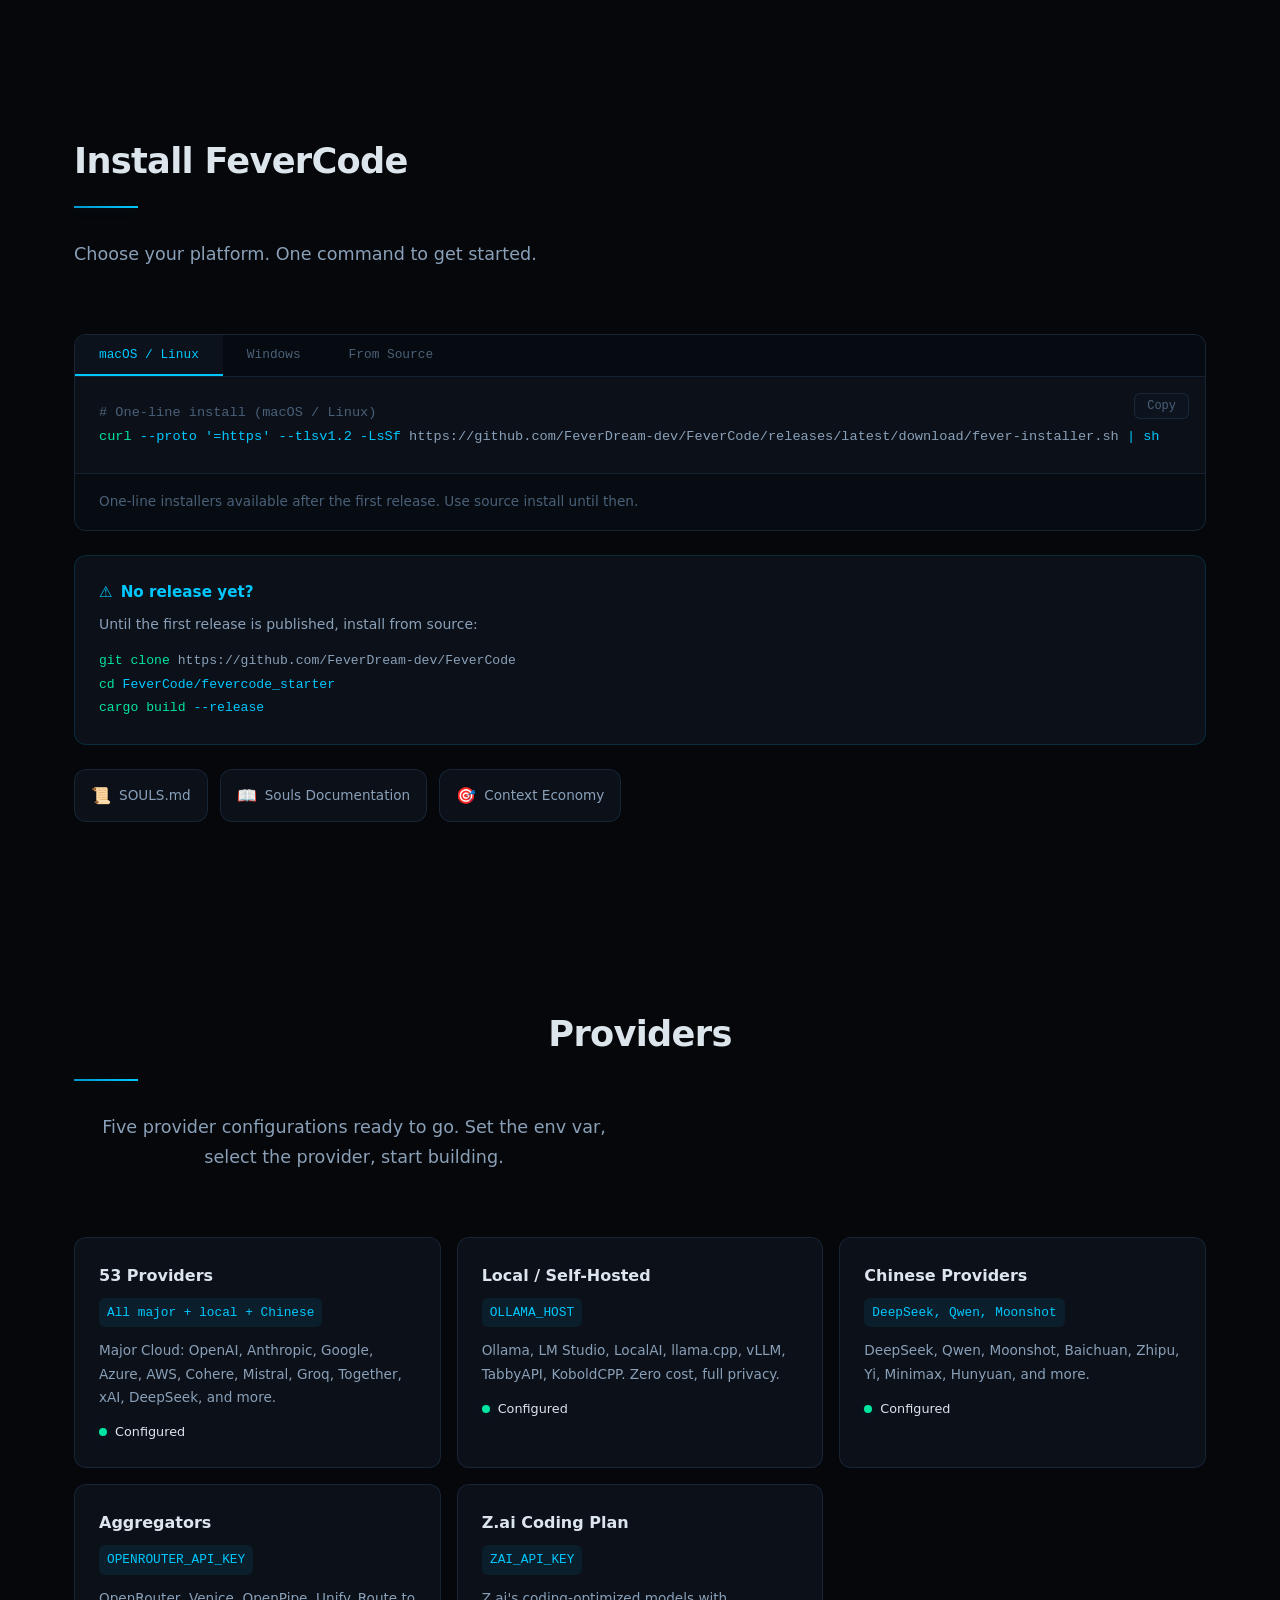
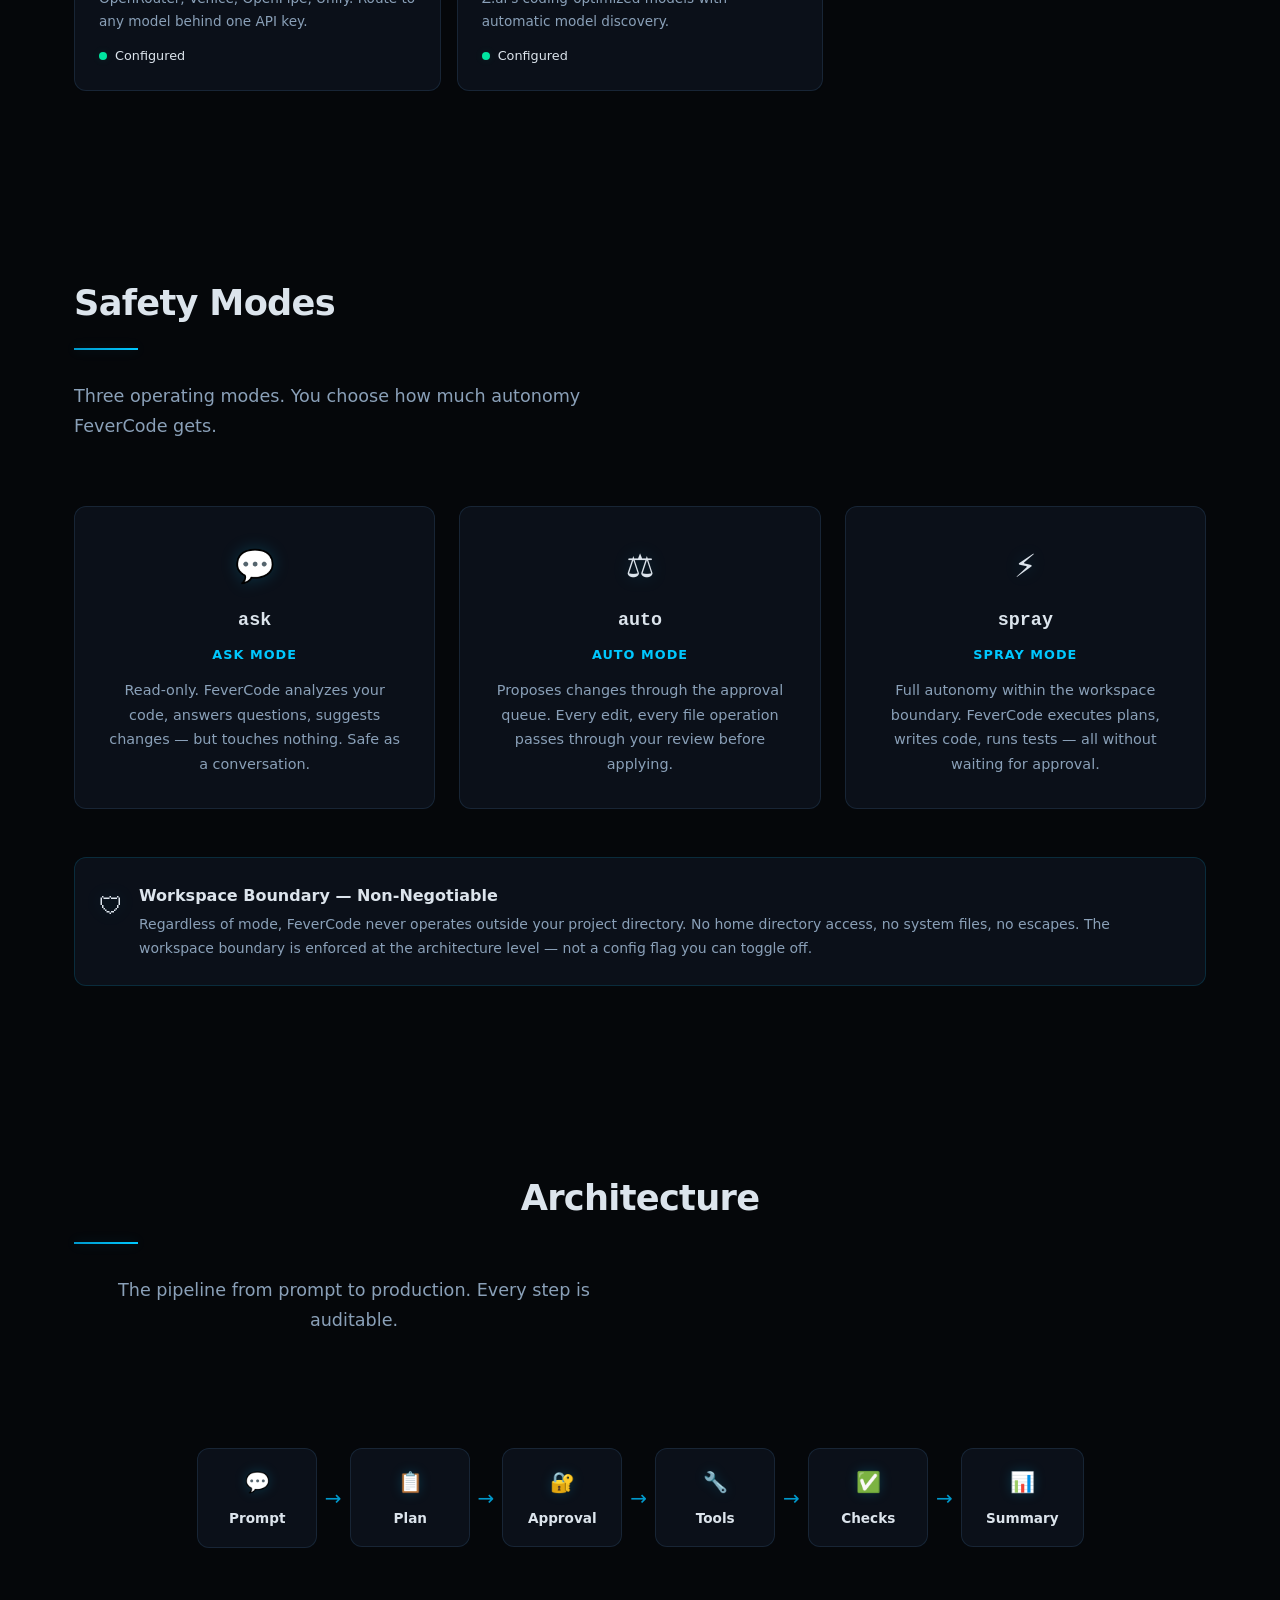
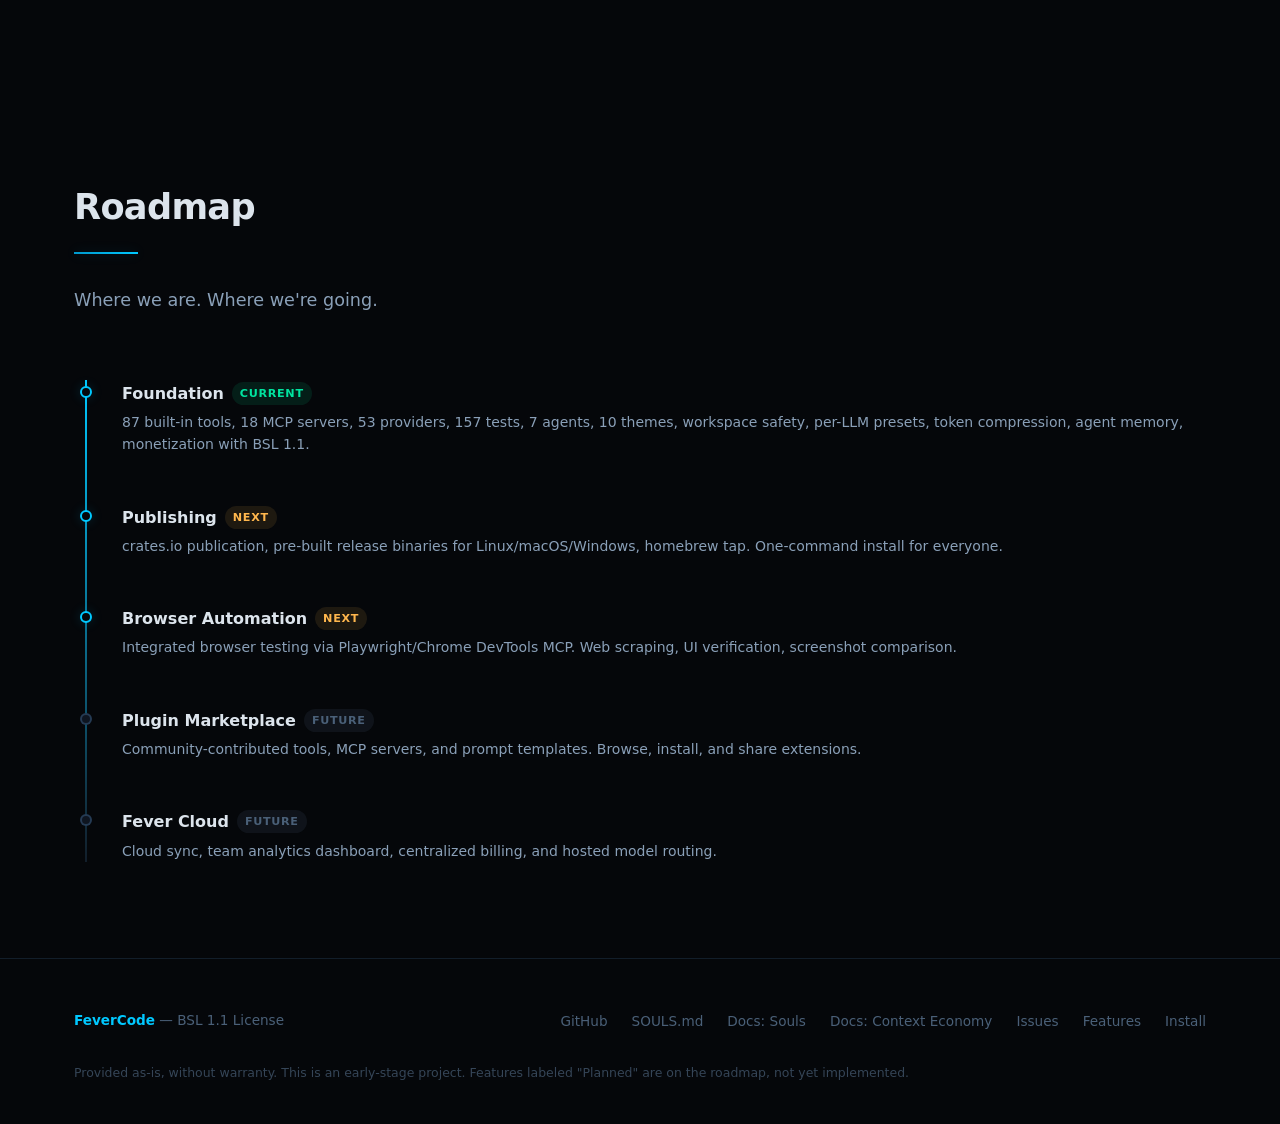
<file: site/index.html>
<!DOCTYPE html>
<html lang="en">
<head>
  <meta charset="UTF-8">
  <meta name="viewport" content="width=device-width, initial-scale=1.0">
  <title>FeverCode — Vibe Coding Terminal Agent</title>
  <meta name="description" content="FeverCode is a Rust terminal AI coding agent with 87 built-in tools, 18 MCP servers, 53 LLM providers, per-LLM presets, workspace safety, and open-core monetization. Open source.">
  <meta name="keywords" content="AI coding agent, terminal AI, CLI AI tool, Rust AI, vibe coding, local LLM coding, AI code assistant, terminal IDE, open source AI coding, FeverCode">
  <meta name="author" content="FeverDream-dev">
  <meta name="robots" content="index, follow">
  <link rel="canonical" href="https://feverdream-dev.github.io/FeverCode/">
  <link rel="stylesheet" href="styles.css">
  <link rel="icon" href="data:image/svg+xml,<svg xmlns='http://www.w3.org/2000/svg' viewBox='0 0 100 100'><text y='.9em' font-size='90'>⌘</text></svg>">

  <!-- Open Graph / Facebook -->
  <meta property="og:type" content="website">
  <meta property="og:url" content="https://feverdream-dev.github.io/FeverCode/">
  <meta property="og:title" content="FeverCode — AI Coding Agent for the Terminal">
  <meta property="og:description" content="Rust-powered terminal AI coding agent. 87 tools, 18 MCP servers, 53 providers, workspace safety, token compression, agent memory. BSL 1.1.">
  <meta property="og:site_name" content="FeverCode">
  <meta property="og:image" content="https://raw.githubusercontent.com/FeverDream-dev/FeverCode/main/site/og-image.png">

  <!-- Twitter -->
  <meta property="twitter:card" content="summary_large_image">
  <meta property="twitter:url" content="https://feverdream-dev.github.io/FeverCode/">
  <meta property="twitter:title" content="FeverCode — AI Coding Agent for the Terminal">
  <meta property="twitter:description" content="Rust-powered terminal AI coding agent. 87 tools, 18 MCP servers, 53 providers, workspace safety, token compression, agent memory. BSL 1.1.">
  <meta property="twitter:image" content="https://raw.githubusercontent.com/FeverDream-dev/FeverCode/main/site/og-image.png">

  <!-- JSON-LD Structured Data -->
  <script type="application/ld+json">
  {
    "@context": "https://schema.org",
    "@type": "SoftwareApplication",
    "name": "FeverCode",
    "description": "A Rust terminal AI coding agent with 87 built-in tools, 18 MCP servers, 53 LLM providers, workspace safety, and open-core monetization.",
    "applicationCategory": "DeveloperApplication",
    "operatingSystem": "Linux, macOS, Windows",
    "programmingLanguage": "Rust",
    "license": "https://github.com/FeverDream-dev/FeverCode/blob/main/LICENSE.md",
    "url": "https://feverdream-dev.github.io/FeverCode/",
    "codeRepository": "https://github.com/FeverDream-dev/FeverCode",
    "softwareVersion": "1.0.0",
    "author": {
      "@type": "Organization",
      "name": "FeverDream-dev"
    },
    "offers": {
      "@type": "Offer",
      "price": "0",
      "priceCurrency": "USD"
    }
  }
  </script>
</head>
<body>

  <!-- ====== NAVIGATION ====== -->
  <nav class="nav">
    <div class="nav-inner">
      <a href="#" class="nav-logo">
        <span class="logo-icon">⌘</span>
        FeverCode
      </a>
      <button class="nav-toggle" id="nav-toggle" aria-label="Toggle navigation">☰</button>
      <ul class="nav-links" id="nav-links">
        <li><a href="#features">Features</a></li>
        <li><a href="#pricing">Pricing</a></li>
        <li><a href="#install">Install</a></li>
        <li><a href="#providers">Providers</a></li>
        <li><a href="#safety">Safety</a></li>
        <li><a href="#architecture">Architecture</a></li>
        <li><a href="https://github.com/FeverDream-dev/FeverCode" class="nav-cta" target="_blank" rel="noopener">GitHub</a></li>
      </ul>
    </div>
  </nav>

  <!-- ====== HERO ====== -->
  <section class="hero">
    <div class="aurora"></div>
    <div class="container hero-content">
      <h1 class="hero-title">
        <span class="accent">FeverCode</span>
      </h1>
      <p class="hero-subtitle">
        <span class="tagline">87 tools. 18 MCP servers. 53 providers. One terminal.</span><br>
        Rust-powered TUI. Token compression. Agent memory. Monetization ready.
      </p>
      <div class="hero-actions">
        <a href="#install" class="btn btn-primary">
          <span class="btn-icon">⌗</span> Get Started
        </a>
        <a href="https://github.com/FeverDream-dev/FeverCode" class="btn btn-secondary" target="_blank" rel="noopener">
          <span class="btn-icon">↗</span> View on GitHub
        </a>
      </div>
      <div class="hero-waitlist">
        <form class="waitlist-form" action="https://formspree.io/f/placeholder" method="POST">
          <input type="email" name="email" placeholder="you@email.com" class="waitlist-input" required>
          <button type="submit" class="btn btn-primary waitlist-btn">Join Waitlist</button>
        </form>
        <p class="waitlist-note">Get early access to FeverCode Pro. No spam.</p>
      </div>
    </div>
  </section>

  <!-- ====== TERMINAL MOCKUP ====== -->
  <section class="section" id="preview">
    <div class="container">
      <h2 class="section-title text-center">See the Portal</h2>
      <hr class="gold-line">
      <p class="section-subtitle text-center">Full-screen terminal UI built with Ratatui — your workspace, at a glance.</p>

      <div class="terminal-mockup">
        <div class="terminal-bar">
          <span class="terminal-dot red"></span>
          <span class="terminal-dot yellow"></span>
          <span class="terminal-dot green"></span>
          <span class="terminal-bar-title"><span>fevercode</span> — ~/projects/my-app</span>
        </div>
        <div class="terminal-body">
<pre>
<span class="t-gold">╭──────────────────────────────────────────────────────────────────────────────────╮</span>
<span class="t-gold">│</span>  <span class="t-amber">Workspace:</span> <span class="t-white">~/projects/my-app</span>    <span class="t-amber">Mode:</span> <span class="t-green">vibe</span>    <span class="t-amber">Provider:</span> <span class="t-white">zai</span>    <span class="t-amber">Preset:</span> <span class="t-white">vibe_coder</span>  <span class="t-gold">│</span>
<span class="t-gold">╰──────────────────────────────────────────────────────────────────────────────────╯</span>

<span class="t-muted">┌─ Agents ─────────────────┐</span>  <span class="t-muted">┌─ Chat ──────────────────────────────────────────────────────────────┐</span>
<span class="t-muted">│</span>  <span class="t-green">●</span> <span class="t-white">vibe-coder</span>           <span class="t-muted">│</span>  <span class="t-muted">│</span>                                                                    <span class="t-muted">│</span>
<span class="t-muted">│</span>  <span class="t-dim">○</span> <span class="t-sec">planner</span>              <span class="t-muted">│</span>  <span class="t-muted">│</span>  <span class="t-gold">You:</span> <span class="t-white">Build a REST API for user auth</span>                        <span class="t-muted">│</span>
<span class="t-muted">│</span>  <span class="t-dim">○</span> <span class="t-sec">architect</span>             <span class="t-muted">│</span>  <span class="t-muted">│</span>                                                                    <span class="t-muted">│</span>
<span class="t-muted">│</span>  <span class="t-dim">○</span> <span class="t-sec">guardian</span>              <span class="t-muted">│</span>  <span class="t-muted">│</span>  <span class="t-gold">VibeCoder:</span> <span class="t-green">Writing src/auth.rs...</span>                            <span class="t-muted">│</span>
<span class="t-muted">│</span>  <span class="t-dim">○</span> <span class="t-sec">checker</span>               <span class="t-muted">│</span>  <span class="t-muted">│</span>             <span class="t-sec">Running cargo check... ✓</span>                          <span class="t-muted">│</span>
<span class="t-muted">│</span>  <span class="t-dim">○</span> <span class="t-sec">docs</span>                  <span class="t-muted">│</span>  <span class="t-muted">│</span>             <span class="t-sec">Writing tests... ✓</span>                                 <span class="t-muted">│</span>
<span class="t-muted">│</span>                          <span class="t-muted">│</span>  <span class="t-muted">│</span>             <span class="t-sec">Git branch: vibe/auth-api-a7f3e2</span>                  <span class="t-muted">│</span>
<span class="t-muted">│</span>  <span class="t-amber">[↑↓] select</span>  <span class="t-amber">[⏎] use</span>  <span class="t-muted">│</span>  <span class="t-muted">│</span>                                                                    <span class="t-muted">│</span>
<span class="t-muted">└──────────────────────────┘</span>  <span class="t-muted">│</span>  <span class="t-muted">│</span>  <span class="t-green">✓ Shipped in 3 tool calls. 0 questions asked.</span>              <span class="t-muted">│</span>
<span class="t-muted">│</span>  <span class="t-amber">── Approval Queue ──</span>                                        <span class="t-muted">│</span>
<span class="t-muted">│</span>  <span class="t-dim">[1] src/auth.rs</span>  <span class="t-green">+89 -0</span>   <span class="t-amber">[y/n/e]</span>                      <span class="t-muted">│</span>
<span class="t-muted">│</span>                                                                    <span class="t-muted">│</span>
<span class="t-muted">│</span>  <span class="t-dim">━━━━━━━━━━━━━━━━━━━━━━━━━━━━━━━━━━━━━━━━━━━━━━━━━━━━━━━━━━━━━━━━━━━━</span> <span class="t-muted">│</span>
<span class="t-muted">│</span>  <span class="t-gold">❯</span> <span class="t-white">Build a REST API for user auth_</span>                        <span class="t-muted">│</span>
<span class="t-muted">└─────────────────────────────────────────────────────────────────────┘</span>
</pre>
        </div>
        <div class="terminal-label">TUI Preview — Actual interface rendered in terminal via Ratatui</div>
      </div>
    </div>
  </section>

  <!-- ====== FEATURES ====== -->
  <section class="section" id="features">
    <div class="container">
      <h2 class="section-title text-center">What's Inside</h2>
      <hr class="gold-line">
      <p class="section-subtitle text-center">Built in Rust. Tested. Workspace-scoped. No excuses.</p>

      <div class="feature-grid">
        <!-- Available Now -->
        <div class="feature-card">
          <div class="card-icon">🖥</div>
          <h3>Full-Screen TUI <span class="badge badge-available">Available</span></h3>
          <p>Full-screen terminal interface built with Ratatui. Chat panel, agent sidebar, approval queue — all keyboard-driven.</p>
        </div>

        <div class="feature-card">
          <div class="card-icon">🔒</div>
          <h3>Workspace Safety <span class="badge badge-available">Available</span></h3>
          <p>All operations are sandboxed to your project workspace. No wandering outside. What happens in the workspace stays in the workspace.</p>
        </div>

        <div class="feature-card">
          <div class="card-icon">⚡</div>
          <h3>87 Built-in Tools <span class="badge badge-available">Available</span></h3>
          <p>11 modules: file ops, git power tools, code quality, dev workflow, AI power tools, external integrations, UX tools. Every tool you need, built in.</p>
        </div>

        <div class="feature-card">
          <div class="card-icon">🤖</div>
          <h3>7 Agent Roles <span class="badge badge-available">Available</span></h3>
          <p>Builder, Planner, Architect, Guardian, Checker, Docs, and Vibe Coder — each with defined identity and behavioral contract.</p>
        </div>

        <div class="feature-card">
          <div class="card-icon">🎛</div>
          <h3>Per-LLM Presets <span class="badge badge-available">Available</span></h3>
          <p>Aggressive obedience rules tailored per model: CloudStrong, LocalMedium, LocalSmall, Precise, VibeCoder, and TestResearch.</p>
        </div>

        <div class="feature-card">
          <div class="card-icon">🚫</div>
          <h3>llama3.2 Hard Lock <span class="badge badge-available">Available</span></h3>
          <p>llama3.2 is HARD-LOCKED to TestResearch preset. Cannot be overridden. Blocked from production coding. Test/internet/research only.</p>
        </div>

        <div class="feature-card">
          <div class="card-icon">🔌</div>
          <h3>18 MCP Servers <span class="badge badge-available">Available</span></h3>
          <p>Preconfigured servers: filesystem, GitHub, fetch, memory, SQLite, Playwright, Chrome DevTools, Figma, Postman, Google Workspace, and more. Dynamic tool discovery at startup.</p>
        </div>

        <div class="feature-card">
          <div class="card-icon">✅</div>
          <h3>Patch & Approval Queue <span class="badge badge-available">Available</span></h3>
          <p>Review every change before it lands. Diff view, approve/reject/edit — you stay in control of your codebase.</p>
        </div>

        <div class="feature-card">
          <div class="card-icon">🧪</div>
          <h3>157 Passing Tests <span class="badge badge-available">Available</span></h3>
          <p>CLI parsing, provider configs, agent definitions, workspace validation, preset detection, RAG chunker, model discovery, license system, feature gates, MCP — tested and green. Run <code>cargo test</code> yourself.</p>
        </div>

        <div class="feature-card">
          <div class="card-icon">📡</div>
          <h3>53 Provider Configs <span class="badge badge-available">Available</span></h3>
          <p>Major cloud, local self-hosted, Chinese providers, aggregators, and specialty endpoints. Set your API key, pick a provider, go.</p>
        </div>

        <div class="feature-card">
          <div class="card-icon">🗜</div>
          <h3>Token Compression <span class="badge badge-available">Available</span></h3>
          <p>3-level text compression (lite/medium/ultra) to slash token usage. Estimate savings before sending. Decompress when needed.</p>
        </div>

        <div class="feature-card">
          <div class="card-icon">🧠</div>
          <h3>Agent Memory <span class="badge badge-available">Available</span></h3>
          <p>Persistent cross-session memory. Store decisions, conventions, preferences. Recall by query. Never forget what you told it.</p>
        </div>

        <div class="feature-card">
          <div class="card-icon">📊</div>
          <h3>Smart Context <span class="badge badge-available">Available</span></h3>
          <p>Relevance-scored file search. Code structure summarization. Finds the right files for your task without flooding context.</p>
        </div>

        <div class="feature-card">
          <div class="card-icon">⚡</div>
          <h3>Parallel Dispatch <span class="badge badge-available">Available</span></h3>
          <p>Dependency-graph task planning. Plan execution rounds, dispatch independent tasks in parallel, batch operations.</p>
        </div>

        <div class="feature-card">
          <div class="card-icon">📝</div>
          <h3>Prompts Library <span class="badge badge-available">Available</span></h3>
          <p>Reusable prompt templates with <code>{{variable}}</code> substitution. Built-in templates for code review, commits, debugging, testing, docs.</p>
        </div>

        <div class="feature-card">
          <div class="card-icon">🔀</div>
          <h3>LLM Router <span class="badge badge-available">Available</span></h3>
          <p>Automatic model tier selection. Simple tasks → fast model. Architecture → heavy model. Save cost without thinking about it.</p>
        </div>

        <div class="feature-card">
          <div class="card-icon">📐</div>
          <h3>TDD Enforcement <span class="badge badge-available">Available</span></h3>
          <p>Red-green-refactor cycle with automatic test/build/lint verification. Never ship without tests again.</p>
        </div>

        <div class="feature-card">
          <div class="card-icon">🏗</div>
          <h3>C4 Architecture <span class="badge badge-available">Available</span></h3>
          <p>Generate C4 architecture diagrams (context, container, component) as Mermaid. Visualize your system from 30,000 feet.</p>
        </div>

        <div class="feature-card">
          <div class="card-icon">🔍</div>
          <h3>Code Review Tool <span class="badge badge-available">Available</span></h3>
          <p>Automated code review: diff analysis, file scanning, security checks. Catch issues before they ship.</p>
        </div>

        <div class="feature-card">
          <div class="card-icon">🌿</div>
          <h3>Git Flow <span class="badge badge-available">Available</span></h3>
          <p>Feature/release/hotfix branch workflow with automated merge. Standard git flow, zero friction.</p>
        </div>

        <div class="feature-card">
          <div class="card-icon">📋</div>
          <h3>Planning Tool <span class="badge badge-available">Available</span></h3>
          <p>Persistent markdown plans in <code>.fevercode/plans/</code>. Track tasks, mark progress, resume across sessions.</p>
        </div>

        <div class="feature-card">
          <div class="card-icon">🔬</div>
          <h3>Workspace Analyzer <span class="badge badge-available">Available</span></h3>
          <p>Project overview: file counts, language breakdown, dependency analysis, health checks. Know your codebase at a glance.</p>
        </div>

        <div class="feature-card">
          <div class="card-icon">💰</div>
          <h3>Monetization Ready <span class="badge badge-available">Available</span></h3>
          <p>BSL 1.1 license, feature gates, Pro/Team/Enterprise tiers. License activation, analytics, audit logs — revenue infrastructure built in.</p>
        </div>

        <div class="feature-card">
          <div class="card-icon">🧠</div>
          <h3>Local Mastermind RAG <span class="badge badge-available">Available</span></h3>
          <p>Small local models (Phi4 1.5B) match top LLMs through iterative document retrieval. Index workspace docs, query with `/mastermind`, get cited answers.</p>
        </div>

        <div class="feature-card">
          <div class="card-icon">🔍</div>
          <h3>Auto-Model Discovery <span class="badge badge-available">Available</span></h3>
          <p>`/discover` queries your provider's `/models` endpoint automatically. No more guessing model names. Works with Ollama, Z.ai, OpenAI, and all 53 providers.</p>
        </div>

        <div class="feature-card">
          <div class="card-icon">❓</div>
          <h3>Questionnaire Clarification <span class="badge badge-available">Available</span></h3>
          <p>Vague request detected? FeverCode asks 1-3 focused questions, collects answers, and checks readiness before generating a plan. No more guessing user intent.</p>
        </div>

        <div class="feature-card">
          <div class="card-icon">🎨</div>
          <h3>10 TUI Themes <span class="badge badge-available">Available</span></h3>
          <p>DarkAero, EgyptianPortal, Matrix, Ocean, Monokai, SolarizedDark, Nord, Dracula, GruvboxDark, RosePine. Switch with `/theme`.</p>
        </div>

        <div class="feature-card">
          <div class="card-icon">📜</div>
          <h3>SOULS.md <span class="badge badge-available">Available</span></h3>
          <p>Agent constitution for Ra, Thoth, Ptah, Maat, Anubis, Seshat, and Vibe Coder. Each agent has a defined identity and behavioral contract.</p>
        </div>

        <div class="feature-card">
          <div class="card-icon">🎯</div>
          <h3>Context Economy <span class="badge badge-available">Available</span></h3>
          <p>Output truncation, secret redaction, and session logging. Keep token usage lean without losing critical information.</p>
        </div>

        <div class="feature-card">
          <div class="card-icon">🔗</div>
          <h3>Session Continuity <span class="badge badge-available">Available</span></h3>
          <p>JSONL event log and compact summaries. Resume where you left off with full conversation history preserved.</p>
        </div>

        <div class="feature-card">
          <div class="card-icon">🚀</div>
          <h3>One-line Install <span class="badge badge-planned">Planned</span></h3>
          <p>macOS, Linux, and Windows installers. One command to get FeverCode running — pending first release.</p>
        </div>

        <div class="feature-card">
          <div class="card-icon">📦</div>
          <h3>Crates.io & Binaries <span class="badge badge-planned">Planned</span></h3>
          <p><code>cargo install fevercode</code> and pre-built binaries for Linux, macOS, Windows. One command, zero friction.</p>
        </div>

        <div class="feature-card">
          <div class="card-icon">🔌</div>
          <h3>Plugin Marketplace <span class="badge badge-planned">Planned</span></h3>
          <p>Community-contributed tools and MCP servers. Browse, install, and share extensions.</p>
        </div>
      </div>
    </div>
  </section>

  <!-- ====== PRICING ====== -->
  <section class="section" id="pricing">
    <div class="container">
      <h2 class="section-title text-center">Simple Pricing</h2>
      <hr class="gold-line">
      <p class="section-subtitle text-center">Free for individuals and small teams. Pay when you're ready for more.</p>

      <div class="pricing-grid">
        <div class="pricing-card">
          <div class="pricing-header">
            <h3>Community</h3>
            <div class="pricing-price">Free</div>
            <div class="pricing-desc">Forever. No credit card.</div>
          </div>
          <ul class="pricing-features">
            <li>Full TUI coding agent</li>
            <li>87 built-in tools</li>
            <li>18 MCP servers</li>
            <li>53 LLM providers (BYOK)</li>
            <li>7 agent souls</li>
            <li>10 themes</li>
            <li>Workspace safety boundary</li>
            <li>Agent memory &amp; smart context</li>
            <li>Local Mastermind RAG</li>
            <li>CLI commands (plan, run, vibe)</li>
          </ul>
          <a href="#install" class="btn btn-secondary pricing-btn">Get Started</a>
        </div>

        <div class="pricing-card pricing-popular">
          <div class="pricing-badge">Most Popular</div>
          <div class="pricing-header">
            <h3>Pro</h3>
            <div class="pricing-price">$19<span>/mo</span></div>
            <div class="pricing-desc">For power users and freelancers.</div>
          </div>
          <ul class="pricing-features">
            <li>Everything in Community</li>
            <li>Token compression &amp; LLM router</li>
            <li>Prompts library</li>
            <li>Session analytics &amp; reports</li>
            <li>Cloud sync across machines</li>
            <li>Custom souls &amp; agent roles</li>
            <li>Workspace analyzer</li>
            <li>Priority support</li>
          </ul>
          <a href="https://github.com/FeverDream-dev/FeverCode#pro-license" class="btn btn-primary pricing-btn">Get Pro</a>
        </div>

        <div class="pricing-card">
          <div class="pricing-header">
            <h3>Team</h3>
            <div class="pricing-price">$39<span>/seat/mo</span></div>
            <div class="pricing-desc">For teams that ship together.</div>
          </div>
          <ul class="pricing-features">
            <li>Everything in Pro</li>
            <li>Team config &amp; shared souls</li>
            <li>Audit log &amp; compliance export</li>
            <li>Approved provider policies</li>
            <li>Team member management</li>
            <li>Centralized billing</li>
          </ul>
          <a href="https://github.com/FeverDream-dev/FeverCode#team-license" class="btn btn-secondary pricing-btn">Contact Sales</a>
        </div>

        <div class="pricing-card">
          <div class="pricing-header">
            <h3>Enterprise</h3>
            <div class="pricing-price">Custom</div>
            <div class="pricing-desc">For organizations at scale.</div>
          </div>
          <ul class="pricing-features">
            <li>Everything in Team</li>
            <li>SSO / SAML integration</li>
            <li>On-premise deployment</li>
            <li>Dedicated support engineer</li>
            <li>Custom SLA</li>
            <li>Volume licensing</li>
          </ul>
          <a href="mailto:enterprise@fevercode.dev" class="btn btn-secondary pricing-btn">Talk to Us</a>
        </div>
      </div>

      <div class="pricing-note">
        <p>Free for individuals and companies under $1M annual revenue. BSL 1.1 license — code becomes Apache 2.0 after 3 years.</p>
      </div>
    </div>
  </section>

  <!-- ====== INSTALL ====== -->
  <section class="section" id="install">
    <div class="container">
      <h2 class="section-title">Install FeverCode</h2>
      <hr class="gold-line">
      <p class="section-subtitle">Choose your platform. One command to get started.</p>

      <div class="install-box">
        <div class="install-tabs" role="tablist">
          <button class="install-tab active" role="tab" data-tab="macos" aria-selected="true">macOS / Linux</button>
          <button class="install-tab" role="tab" data-tab="windows" aria-selected="false">Windows</button>
          <button class="install-tab" role="tab" data-tab="source" aria-selected="false">From Source</button>
        </div>

        <div class="install-tab-panel active" id="tab-macos" role="tabpanel">
          <button class="copy-btn" data-copy="curl-macos" aria-label="Copy command">Copy</button>
<pre id="curl-macos"><span class="cmt"># One-line install (macOS / Linux)</span>
<span class="cmd">curl</span> <span class="path">--proto '=https' --tlsv1.2 -LsSf</span> https://github.com/FeverDream-dev/FeverCode/releases/latest/download/fever-installer.sh <span class="path">| sh</span></pre>
        </div>

        <div class="install-tab-panel" id="tab-windows" role="tabpanel">
          <button class="copy-btn" data-copy="ps-windows" aria-label="Copy command">Copy</button>
<pre id="ps-windows"><span class="cmt"># One-line install (Windows PowerShell)</span>
<span class="cmd">powershell</span> <span class="path">-ExecutionPolicy Bypass -c</span> "irm https://github.com/FeverDream-dev/FeverCode/releases/latest/download/fever-installer.ps1 <span class="path">| iex</span>"</pre>
        </div>

        <div class="install-tab-panel" id="tab-source" role="tabpanel">
          <button class="copy-btn" data-copy="cargo-source" aria-label="Copy command">Copy</button>
<pre id="cargo-source"><span class="cmt"># Install from source (all platforms)</span>
<span class="cmd">cargo install</span> <span class="path">--git</span> https://github.com/FeverDream-dev/FeverCode <span class="path">fever</span></pre>
        </div>

        <div class="install-note">
          One-line installers available after the first release. Use source install until then.
        </div>
      </div>

      <div class="install-fallback">
        <h4><span>⚠</span> No release yet?</h4>
        <p style="font-size:0.875rem; color:var(--text-sec);">Until the first release is published, install from source:</p>
<pre><span class="cmd">git clone</span> https://github.com/FeverDream-dev/FeverCode
<span class="cmd">cd</span> <span class="path">FeverCode/fevercode_starter</span>
<span class="cmd">cargo build</span> <span class="path">--release</span></pre>
      </div>

      <div class="docs-links">
        <a href="https://github.com/FeverDream-dev/FeverCode/blob/main/SOULS.md" class="docs-link" target="_blank" rel="noopener">
          <span class="link-icon">📜</span> SOULS.md
        </a>
        <a href="https://github.com/FeverDream-dev/FeverCode/blob/main/docs/souls.md" class="docs-link" target="_blank" rel="noopener">
          <span class="link-icon">📖</span> Souls Documentation
        </a>
        <a href="https://github.com/FeverDream-dev/FeverCode/blob/main/docs/context-economy.md" class="docs-link" target="_blank" rel="noopener">
          <span class="link-icon">🎯</span> Context Economy
        </a>
      </div>
    </div>
  </section>

  <!-- ====== PROVIDERS ====== -->
  <section class="section" id="providers">
    <div class="container">
      <h2 class="section-title text-center">Providers</h2>
      <hr class="gold-line">
      <p class="section-subtitle text-center">Five provider configurations ready to go. Set the env var, select the provider, start building.</p>

      <div class="provider-grid">
        <div class="provider-card">
          <h4>53 Providers</h4>
          <code class="env-var">All major + local + Chinese</code>
          <p>Major Cloud: OpenAI, Anthropic, Google, Azure, AWS, Cohere, Mistral, Groq, Together, xAI, DeepSeek, and more.</p>
          <div class="provider-status">
            <span class="status-dot active"></span> Configured
          </div>
        </div>

        <div class="provider-card">
          <h4>Local / Self-Hosted</h4>
          <code class="env-var">OLLAMA_HOST</code>
          <p>Ollama, LM Studio, LocalAI, llama.cpp, vLLM, TabbyAPI, KoboldCPP. Zero cost, full privacy.</p>
          <div class="provider-status">
            <span class="status-dot active"></span> Configured
          </div>
        </div>

        <div class="provider-card">
          <h4>Chinese Providers</h4>
          <code class="env-var">DeepSeek, Qwen, Moonshot</code>
          <p>DeepSeek, Qwen, Moonshot, Baichuan, Zhipu, Yi, Minimax, Hunyuan, and more.</p>
          <div class="provider-status">
            <span class="status-dot active"></span> Configured
          </div>
        </div>

        <div class="provider-card">
          <h4>Aggregators</h4>
          <code class="env-var">OPENROUTER_API_KEY</code>
          <p>OpenRouter, Venice, OpenPipe, Unify. Route to any model behind one API key.</p>
          <div class="provider-status">
            <span class="status-dot active"></span> Configured
          </div>
        </div>

        <div class="provider-card">
          <h4>Z.ai Coding Plan</h4>
          <code class="env-var">ZAI_API_KEY</code>
          <p>Z.ai's coding-optimized models with automatic model discovery.</p>
          <div class="provider-status">
            <span class="status-dot active"></span> Configured
          </div>
        </div>
      </div>
    </div>
  </section>

  <!-- ====== SAFETY ====== -->
  <section class="section" id="safety">
    <div class="container">
      <h2 class="section-title">Safety Modes</h2>
      <hr class="gold-line">
      <p class="section-subtitle">Three operating modes. You choose how much autonomy FeverCode gets.</p>

      <div class="safety-modes">
        <div class="safety-card">
          <div class="mode-icon">💬</div>
          <h4>ask</h4>
          <div class="mode-label">Ask Mode</div>
          <p>Read-only. FeverCode analyzes your code, answers questions, suggests changes — but touches nothing. Safe as a conversation.</p>
        </div>

        <div class="safety-card">
          <div class="mode-icon">⚖</div>
          <h4>auto</h4>
          <div class="mode-label">Auto Mode</div>
          <p>Proposes changes through the approval queue. Every edit, every file operation passes through your review before applying.</p>
        </div>

        <div class="safety-card">
          <div class="mode-icon">⚡</div>
          <h4>spray</h4>
          <div class="mode-label">Spray Mode</div>
          <p>Full autonomy within the workspace boundary. FeverCode executes plans, writes code, runs tests — all without waiting for approval.</p>
        </div>
      </div>

      <div class="safety-boundary">
        <div class="shield">🛡</div>
        <div>
          <h4>Workspace Boundary — Non-Negotiable</h4>
          <p>Regardless of mode, FeverCode never operates outside your project directory. No home directory access, no system files, no escapes. The workspace boundary is enforced at the architecture level — not a config flag you can toggle off.</p>
        </div>
      </div>
    </div>
  </section>

  <!-- ====== ARCHITECTURE ====== -->
  <section class="section" id="architecture">
    <div class="container">
      <h2 class="section-title text-center">Architecture</h2>
      <hr class="gold-line">
      <p class="section-subtitle text-center">The pipeline from prompt to production. Every step is auditable.</p>

      <div class="arch-flow">
        <div class="arch-step">
          <div class="step-icon">💬</div>
          <div class="step-name">Prompt</div>
        </div>
        <div class="arch-arrow">→</div>
        <div class="arch-step">
          <div class="step-icon">📋</div>
          <div class="step-name">Plan</div>
        </div>
        <div class="arch-arrow">→</div>
        <div class="arch-step">
          <div class="step-icon">🔐</div>
          <div class="step-name">Approval</div>
        </div>
        <div class="arch-arrow">→</div>
        <div class="arch-step">
          <div class="step-icon">🔧</div>
          <div class="step-name">Tools</div>
        </div>
        <div class="arch-arrow">→</div>
        <div class="arch-step">
          <div class="step-icon">✅</div>
          <div class="step-name">Checks</div>
        </div>
        <div class="arch-arrow">→</div>
        <div class="arch-step">
          <div class="step-icon">📊</div>
          <div class="step-name">Summary</div>
        </div>
      </div>
    </div>
  </section>

  <!-- ====== ROADMAP ====== -->
  <section class="section" id="roadmap">
    <div class="container">
      <h2 class="section-title">Roadmap</h2>
      <hr class="gold-line">
      <p class="section-subtitle">Where we are. Where we're going.</p>

      <div class="roadmap">
        <div class="roadmap-item">
          <h4>
            Foundation
            <span class="roadmap-phase phase-current">Current</span>
          </h4>
          <p>87 built-in tools, 18 MCP servers, 53 providers, 157 tests, 7 agents, 10 themes, workspace safety, per-LLM presets, token compression, agent memory, monetization with BSL 1.1.</p>
        </div>

        <div class="roadmap-item">
          <h4>
            Publishing
            <span class="roadmap-phase phase-next">Next</span>
          </h4>
          <p>crates.io publication, pre-built release binaries for Linux/macOS/Windows, homebrew tap. One-command install for everyone.</p>
        </div>

        <div class="roadmap-item">
          <h4>
            Browser Automation
            <span class="roadmap-phase phase-next">Next</span>
          </h4>
          <p>Integrated browser testing via Playwright/Chrome DevTools MCP. Web scraping, UI verification, screenshot comparison.</p>
        </div>

        <div class="roadmap-item future">
          <h4>
            Plugin Marketplace
            <span class="roadmap-phase phase-future">Future</span>
          </h4>
          <p>Community-contributed tools, MCP servers, and prompt templates. Browse, install, and share extensions.</p>
        </div>

        <div class="roadmap-item future">
          <h4>
            Fever Cloud
            <span class="roadmap-phase phase-future">Future</span>
          </h4>
          <p>Cloud sync, team analytics dashboard, centralized billing, and hosted model routing.</p>
        </div>
      </div>
    </div>
  </section>

  <!-- ====== FOOTER ====== -->
  <footer class="footer">
    <div class="container">
      <div class="footer-inner">
        <div class="footer-copy">
          <span class="fever">FeverCode</span> — BSL 1.1 License
        </div>
        <ul class="footer-links">
          <li><a href="https://github.com/FeverDream-dev/FeverCode" target="_blank" rel="noopener">GitHub</a></li>
          <li><a href="https://github.com/FeverDream-dev/FeverCode/blob/main/SOULS.md" target="_blank" rel="noopener">SOULS.md</a></li>
          <li><a href="https://github.com/FeverDream-dev/FeverCode/blob/main/docs/souls.md" target="_blank" rel="noopener">Docs: Souls</a></li>
          <li><a href="https://github.com/FeverDream-dev/FeverCode/blob/main/docs/context-economy.md" target="_blank" rel="noopener">Docs: Context Economy</a></li>
          <li><a href="https://github.com/FeverDream-dev/FeverCode/issues" target="_blank" rel="noopener">Issues</a></li>
          <li><a href="#features">Features</a></li>
          <li><a href="#install">Install</a></li>
        </ul>
        <div class="footer-notice">
          Provided as-is, without warranty. This is an early-stage project. Features labeled "Planned" are on the roadmap, not yet implemented.
        </div>
      </div>
    </div>
  </footer>

  <script src="app.js"></script>
</body>
</html>
</file>
<file: site/styles.css>
/** ============================================================
   FeverCode — Dark Aero Design System
   Inspired by https://aesthetics.fandom.com/wiki/Dark_Aero
   Glassmorphism, deep blues, aurora glows, frosted surfaces.
   ============================================================ **/

/* --- Design Tokens --- */
:root {
  /* Dark Aero Backgrounds */
  --bg-deep:      #05070a;
  --bg-surface:   #0a0f18;
  --bg-card:      #0e1520;
  --bg-card-hover:#131d2b;
  --bg-terminal:  #060a10;
  --bg-glass:     rgba(14, 21, 32, 0.72);

  /* Borders */
  --border:       rgba(60, 100, 140, 0.25);
  --border-light: rgba(80, 130, 180, 0.35);
  --border-glow:  rgba(0, 200, 255, 0.15);

  /* Dark Aero Palette — teal/cyan/ice accents */
  --accent:         #00c8ff;
  --accent-dim:     #0099cc;
  --accent-glow:    rgba(0, 200, 255, 0.18);
  --accent-glow-lg: rgba(0, 200, 255, 0.08);
  --aurora-start:   rgba(0, 255, 200, 0.06);
  --aurora-end:     rgba(0, 150, 255, 0.04);

  /* Text */
  --text:         #dce4ec;
  --text-sec:     #8aa0b8;
  --text-muted:   #4a6078;
  --text-accent:  #00c8ff;

  /* Semantic */
  --success:      #00e5a0;
  --success-bg:   rgba(0, 229, 160, 0.1);
  --planned:      #ffb74d;
  --planned-bg:   rgba(255, 183, 77, 0.1);
  --danger:       #ff5a5a;
  --danger-bg:    rgba(255, 90, 90, 0.1);

  /* Typography */
  --font-sans: -apple-system, BlinkMacSystemFont, 'Segoe UI', system-ui, sans-serif;
  --font-mono: 'SF Mono', 'Fira Code', 'Cascadia Code', 'JetBrains Mono', Consolas, monospace;

  /* Spacing (8px base) */
  --sp-1: 0.25rem;
  --sp-2: 0.5rem;
  --sp-3: 0.75rem;
  --sp-4: 1rem;
  --sp-5: 1.5rem;
  --sp-6: 2rem;
  --sp-8: 3rem;
  --sp-10: 4rem;
  --sp-12: 5rem;
  --sp-16: 6rem;

  /* Radii */
  --radius-sm: 6px;
  --radius-md: 12px;
  --radius-lg: 16px;
  --radius-xl: 24px;

  /* Transitions */
  --ease: cubic-bezier(0.4, 0, 0.2, 1);
  --dur: 250ms;
}

/* --- Reset & Base --- */
*,
*::before,
*::after {
  box-sizing: border-box;
  margin: 0;
  padding: 0;
}

html {
  scroll-behavior: smooth;
  -webkit-text-size-adjust: 100%;
}

body {
  font-family: var(--font-sans);
  font-size: 1rem;
  line-height: 1.7;
  color: var(--text);
  background: var(--bg-deep);
  overflow-x: hidden;
  -webkit-font-smoothing: antialiased;
  -moz-osx-font-smoothing: grayscale;
}

img {
  max-width: 100%;
  display: block;
}

a {
  color: var(--accent);
  text-decoration: none;
  transition: color var(--dur) var(--ease);
}

a:hover {
  color: var(--text);
}

/* --- Utility --- */
.container {
  max-width: 1180px;
  margin: 0 auto;
  padding: 0 var(--sp-5);
}

.section {
  padding: var(--sp-16) 0;
  position: relative;
}

.section-title {
  font-size: 2.2rem;
  font-weight: 700;
  line-height: 1.15;
  margin-bottom: var(--sp-2);
  color: var(--text);
  letter-spacing: -0.02em;
}

.section-subtitle {
  font-size: 1.1rem;
  color: var(--text-sec);
  margin-bottom: var(--sp-10);
  max-width: 560px;
}

.text-center {
  text-align: center;
}

.text-center .section-subtitle {
  margin-left: auto;
  margin-right: auto;
}

/* --- Decorative Elements --- */
.gold-line {
  width: 64px;
  height: 2px;
  background: linear-gradient(90deg, var(--accent-dim), var(--accent));
  border: none;
  margin: var(--sp-5) 0 var(--sp-6);
  box-shadow: 0 0 12px var(--accent-glow);
}

.text-center .gold-line {
  margin-left: auto;
  margin-right: auto;
}

/* Aurora background effect */
.aurora {
  position: absolute;
  inset: 0;
  pointer-events: none;
  overflow: hidden;
  z-index: 0;
}

.aurora::before {
  content: '';
  position: absolute;
  top: -20%;
  left: 50%;
  transform: translateX(-50%);
  width: 1200px;
  height: 1200px;
  background: radial-gradient(circle, var(--aurora-start) 0%, var(--aurora-end) 40%, transparent 70%);
  filter: blur(80px);
  animation: aurora-drift 12s ease-in-out infinite alternate;
}

@keyframes aurora-drift {
  0% { transform: translateX(-50%) translateY(-5%); }
  100% { transform: translateX(-45%) translateY(5%); }
}

/* --- Navigation --- */
.nav {
  position: fixed;
  top: 0;
  left: 0;
  right: 0;
  z-index: 100;
  background: rgba(5, 7, 10, 0.72);
  backdrop-filter: blur(20px) saturate(140%);
  -webkit-backdrop-filter: blur(20px) saturate(140%);
  border-bottom: 1px solid var(--border);
}

.nav-inner {
  display: flex;
  align-items: center;
  justify-content: space-between;
  max-width: 1180px;
  margin: 0 auto;
  padding: var(--sp-3) var(--sp-5);
  height: 64px;
}

.nav-logo {
  display: flex;
  align-items: center;
  gap: var(--sp-2);
  font-weight: 700;
  font-size: 1.15rem;
  color: var(--text);
  letter-spacing: -0.02em;
}

.nav-logo .logo-icon {
  color: var(--accent);
  font-size: 1.3rem;
  text-shadow: 0 0 12px var(--accent-glow);
}

.nav-links {
  display: flex;
  align-items: center;
  gap: var(--sp-5);
  list-style: none;
}

.nav-links a {
  color: var(--text-sec);
  font-size: 0.875rem;
  font-weight: 500;
  transition: color var(--dur) var(--ease);
}

.nav-links a:hover {
  color: var(--text);
}

.nav-links .nav-cta {
  background: var(--accent);
  color: var(--bg-deep);
  padding: var(--sp-2) var(--sp-4);
  border-radius: var(--radius-sm);
  font-weight: 600;
  box-shadow: 0 0 16px var(--accent-glow);
  transition: all var(--dur) var(--ease);
}

.nav-links .nav-cta:hover {
  background: var(--text);
  color: var(--bg-deep);
  box-shadow: 0 0 24px var(--accent-glow);
}

/* Mobile nav toggle */
.nav-toggle {
  display: none;
  background: none;
  border: 1px solid var(--border);
  border-radius: var(--radius-sm);
  color: var(--text);
  padding: var(--sp-2);
  cursor: pointer;
  line-height: 1;
  font-size: 1.25rem;
}

/* --- Hero --- */
.hero {
  min-height: 100vh;
  display: flex;
  align-items: center;
  position: relative;
  padding-top: 64px;
  overflow: hidden;
}

.hero-content {
  position: relative;
  z-index: 1;
}

.hero-title {
  font-size: clamp(2.8rem, 7vw, 5rem);
  font-weight: 800;
  line-height: 1.05;
  letter-spacing: -0.04em;
  margin-bottom: var(--sp-3);
}

.hero-title .accent {
  background: linear-gradient(135deg, var(--accent-dim), var(--accent));
  -webkit-background-clip: text;
  -webkit-text-fill-color: transparent;
  background-clip: text;
  filter: drop-shadow(0 0 24px var(--accent-glow));
}

.hero-subtitle {
  font-size: clamp(1.05rem, 2vw, 1.3rem);
  color: var(--text-sec);
  margin-bottom: var(--sp-6);
  max-width: 560px;
  line-height: 1.6;
}

.hero-subtitle .tagline {
  color: var(--accent);
  font-weight: 500;
}

.hero-actions {
  display: flex;
  gap: var(--sp-3);
  flex-wrap: wrap;
}

.hero-waitlist {
  margin-top: var(--sp-6);
}

.waitlist-form {
  display: flex;
  gap: var(--sp-2);
  max-width: 420px;
}

.waitlist-input {
  flex: 1;
  padding: 0.7rem 1rem;
  border-radius: var(--radius-sm);
  border: 1px solid var(--border);
  background: var(--bg-glass);
  color: var(--text);
  font-family: var(--font-sans);
  font-size: 0.9rem;
  backdrop-filter: blur(8px);
  outline: none;
  transition: border-color var(--dur) var(--ease);
}

.waitlist-input::placeholder {
  color: var(--text-muted);
}

.waitlist-input:focus {
  border-color: var(--accent);
  box-shadow: 0 0 16px var(--accent-glow);
}

.waitlist-btn {
  white-space: nowrap;
  padding: 0.7rem 1.4rem;
  font-size: 0.875rem;
}

.waitlist-note {
  margin-top: var(--sp-2);
  font-size: 0.8rem;
  color: var(--text-muted);
}

/* --- Buttons --- */
.btn {
  display: inline-flex;
  align-items: center;
  gap: var(--sp-2);
  padding: 0.8rem 1.75rem;
  border-radius: var(--radius-sm);
  font-family: var(--font-sans);
  font-size: 0.9375rem;
  font-weight: 600;
  cursor: pointer;
  transition: all var(--dur) var(--ease);
  text-decoration: none;
  border: none;
  line-height: 1.4;
  position: relative;
  overflow: hidden;
}

.btn-primary {
  background: var(--accent);
  color: var(--bg-deep);
}

.btn-primary:hover {
  background: var(--text);
  color: var(--bg-deep);
  box-shadow: 0 0 32px var(--accent-glow);
}

.btn-secondary {
  background: transparent;
  color: var(--accent);
  border: 1px solid var(--border-glow);
  backdrop-filter: blur(8px);
}

.btn-secondary:hover {
  background: var(--accent-glow);
  color: var(--text);
  border-color: var(--accent);
  box-shadow: 0 0 24px var(--accent-glow);
}

.btn .btn-icon {
  font-size: 0.85em;
}

/* --- Terminal Mockup --- */
.terminal-mockup {
  background: var(--bg-glass);
  border: 1px solid var(--border);
  border-radius: var(--radius-lg);
  overflow: hidden;
  backdrop-filter: blur(16px) saturate(120%);
  -webkit-backdrop-filter: blur(16px) saturate(120%);
  box-shadow:
    0 0 0 1px var(--border),
    0 32px 80px rgba(0, 0, 0, 0.6),
    0 0 100px var(--accent-glow-lg);
}

.terminal-bar {
  display: flex;
  align-items: center;
  gap: var(--sp-2);
  padding: var(--sp-3) var(--sp-4);
  background: rgba(6, 10, 16, 0.8);
  border-bottom: 1px solid var(--border);
}

.terminal-dot {
  width: 10px;
  height: 10px;
  border-radius: 50%;
}

.terminal-dot.red   { background: #ff5a5a; }
.terminal-dot.yellow { background: #ffcc5a; }
.terminal-dot.green  { background: #00e5a0; }

.terminal-bar-title {
  flex: 1;
  text-align: center;
  font-family: var(--font-mono);
  font-size: 0.75rem;
  color: var(--text-muted);
}

.terminal-bar-title span {
  color: var(--text-sec);
}

.terminal-body {
  padding: var(--sp-4);
  overflow-x: auto;
}

.terminal-body pre {
  font-family: var(--font-mono);
  font-size: 0.8rem;
  line-height: 1.55;
  color: var(--text-sec);
  white-space: pre;
  margin: 0;
}

.terminal-body .t-gold   { color: var(--accent); }
.terminal-body .t-green  { color: var(--success); }
.terminal-body .t-amber  { color: var(--accent-dim); }
.terminal-body .t-muted  { color: var(--text-muted); }
.terminal-body .t-white  { color: var(--text); }
.terminal-body .t-dim    { color: #3a5068; }

.terminal-label {
  text-align: center;
  padding: var(--sp-3);
  font-size: 0.8rem;
  color: var(--text-muted);
  border-top: 1px solid var(--border);
  background: rgba(6, 10, 16, 0.6);
  font-style: italic;
}

/* --- Feature Cards --- */
.feature-grid {
  display: grid;
  grid-template-columns: repeat(auto-fill, minmax(320px, 1fr));
  gap: var(--sp-5);
}

.feature-card {
  background: var(--bg-glass);
  border: 1px solid var(--border);
  border-radius: var(--radius-md);
  padding: var(--sp-6);
  transition: all var(--dur) var(--ease);
  position: relative;
  backdrop-filter: blur(12px);
  -webkit-backdrop-filter: blur(12px);
}

.feature-card:hover {
  border-color: var(--border-glow);
  background: rgba(14, 21, 32, 0.85);
  box-shadow: 0 0 40px var(--accent-glow-lg);
  transform: translateY(-2px);
}

.feature-card .card-icon {
  font-size: 1.5rem;
  margin-bottom: var(--sp-3);
  filter: drop-shadow(0 0 8px var(--accent-glow));
}

.feature-card h3 {
  font-size: 1.1rem;
  font-weight: 600;
  margin-bottom: var(--sp-2);
  display: flex;
  align-items: center;
  gap: var(--sp-2);
}

.feature-card p {
  font-size: 0.9rem;
  color: var(--text-sec);
  line-height: 1.6;
}

/* --- Badges --- */
.badge {
  display: inline-flex;
  align-items: center;
  font-size: 0.6875rem;
  font-weight: 600;
  padding: 2px 8px;
  border-radius: 9999px;
  text-transform: uppercase;
  letter-spacing: 0.04em;
  white-space: nowrap;
}

.badge-available {
  background: var(--success-bg);
  color: var(--success);
  border: 1px solid rgba(0, 229, 160, 0.2);
}

.badge-planned {
  background: var(--planned-bg);
  color: var(--planned);
  border: 1px solid rgba(255, 183, 77, 0.2);
}

/* --- Install Section --- */
.install-box {
  background: var(--bg-glass);
  border: 1px solid var(--border);
  border-radius: var(--radius-md);
  overflow: hidden;
  backdrop-filter: blur(12px);
  -webkit-backdrop-filter: blur(12px);
}

.install-header {
  display: flex;
  align-items: center;
  gap: var(--sp-2);
  padding: var(--sp-3) var(--sp-4);
  background: rgba(6, 10, 16, 0.8);
  border-bottom: 1px solid var(--border);
  font-family: var(--font-mono);
  font-size: 0.8rem;
  color: var(--text-muted);
}

.install-header .shell-icon {
  color: var(--accent);
}

.install-body {
  padding: var(--sp-5);
}

.install-body pre {
  font-family: var(--font-mono);
  font-size: 0.85rem;
  line-height: 1.8;
  color: var(--text-sec);
  overflow-x: auto;
}

.install-body .cmd   { color: var(--success); }
.install-body .cmt   { color: var(--text-muted); }
.install-body .path  { color: var(--accent); }

.install-note {
  padding: var(--sp-4) var(--sp-5);
  border-top: 1px solid var(--border);
  font-size: 0.85rem;
  color: var(--text-muted);
  background: rgba(6, 10, 16, 0.6);
}

/* --- Install Tabs --- */
.install-tabs {
  display: flex;
  border-bottom: 1px solid var(--border);
  background: rgba(6, 10, 16, 0.8);
}

.install-tab {
  padding: var(--sp-3) var(--sp-5);
  font-family: var(--font-mono);
  font-size: 0.8rem;
  font-weight: 500;
  color: var(--text-muted);
  background: transparent;
  border: none;
  cursor: pointer;
  transition: all var(--dur) var(--ease);
  border-bottom: 2px solid transparent;
  position: relative;
}

.install-tab:hover {
  color: var(--text-sec);
  background: var(--bg-card);
}

.install-tab.active {
  color: var(--accent);
  border-bottom-color: var(--accent);
  background: var(--bg-glass);
}

.install-tab-panel {
  display: none;
  padding: var(--sp-5);
  position: relative;
}

.install-tab-panel.active {
  display: block;
}

.install-tab-panel pre {
  font-family: var(--font-mono);
  font-size: 0.85rem;
  line-height: 1.8;
  color: var(--text-sec);
  overflow-x: auto;
  margin: 0;
  padding-right: var(--sp-10);
}

.install-tab-panel .cmd   { color: var(--success); }
.install-tab-panel .cmt   { color: var(--text-muted); }
.install-tab-panel .path  { color: var(--accent); }

/* --- Copy Button --- */
.copy-btn {
  position: absolute;
  top: var(--sp-4);
  right: var(--sp-4);
  background: var(--bg-glass);
  border: 1px solid var(--border);
  border-radius: var(--radius-sm);
  color: var(--text-muted);
  font-family: var(--font-mono);
  font-size: 0.75rem;
  padding: var(--sp-1) var(--sp-3);
  cursor: pointer;
  transition: all var(--dur) var(--ease);
  line-height: 1.4;
  z-index: 2;
  backdrop-filter: blur(8px);
}

.copy-btn:hover {
  color: var(--accent);
  border-color: var(--border-glow);
  background: var(--bg-card-hover);
}

.copy-btn.copied {
  color: var(--success);
  border-color: rgba(0, 229, 160, 0.3);
}

/* --- No Release Fallback Box --- */
.install-fallback {
  margin-top: var(--sp-5);
  padding: var(--sp-5);
  background: var(--bg-glass);
  border: 1px solid var(--border-glow);
  border-radius: var(--radius-md);
  backdrop-filter: blur(12px);
}

.install-fallback h4 {
  font-size: 0.95rem;
  font-weight: 600;
  color: var(--accent);
  margin-bottom: var(--sp-2);
  display: flex;
  align-items: center;
  gap: var(--sp-2);
}

.install-fallback pre {
  font-family: var(--font-mono);
  font-size: 0.82rem;
  line-height: 1.8;
  color: var(--text-sec);
  overflow-x: auto;
  margin: var(--sp-3) 0 0 0;
}

.install-fallback .cmd  { color: var(--success); }
.install-fallback .cmt  { color: var(--text-muted); }
.install-fallback .path { color: var(--accent); }

/* --- Docs Links Section --- */
.docs-links {
  display: flex;
  flex-wrap: wrap;
  gap: var(--sp-3);
  margin-top: var(--sp-5);
}

.docs-link {
  display: inline-flex;
  align-items: center;
  gap: var(--sp-2);
  padding: var(--sp-3) var(--sp-4);
  background: var(--bg-glass);
  border: 1px solid var(--border);
  border-radius: var(--radius-md);
  color: var(--text-sec);
  font-size: 0.85rem;
  font-weight: 500;
  transition: all var(--dur) var(--ease);
  text-decoration: none;
  backdrop-filter: blur(8px);
}

.docs-link:hover {
  border-color: var(--border-glow);
  color: var(--accent);
  background: var(--bg-card-hover);
  box-shadow: 0 0 24px var(--accent-glow-lg);
}

.docs-link .link-icon {
  font-size: 1rem;
}

/* --- Provider Cards --- */
.provider-grid {
  display: grid;
  grid-template-columns: repeat(auto-fill, minmax(280px, 1fr));
  gap: var(--sp-4);
}

.provider-card {
  background: var(--bg-glass);
  border: 1px solid var(--border);
  border-radius: var(--radius-md);
  padding: var(--sp-5);
  backdrop-filter: blur(8px);
  transition: all var(--dur) var(--ease);
}

.provider-card:hover {
  border-color: var(--border-glow);
  box-shadow: 0 0 24px var(--accent-glow-lg);
}

.provider-card h4 {
  font-size: 1rem;
  font-weight: 600;
  margin-bottom: var(--sp-2);
}

.provider-card .env-var {
  font-family: var(--font-mono);
  font-size: 0.8rem;
  color: var(--accent);
  background: rgba(0, 200, 255, 0.08);
  padding: var(--sp-1) var(--sp-2);
  border-radius: var(--radius-sm);
  display: inline-block;
  margin-bottom: var(--sp-3);
}

.provider-card p {
  font-size: 0.85rem;
  color: var(--text-sec);
  margin-bottom: var(--sp-3);
}

.provider-card .provider-status {
  font-size: 0.8rem;
  display: flex;
  align-items: center;
  gap: var(--sp-2);
}

.status-dot {
  width: 8px;
  height: 8px;
  border-radius: 50%;
  display: inline-block;
}

.status-dot.active { background: var(--success); box-shadow: 0 0 8px var(--success-bg); }
.status-dot.planned { background: var(--planned); }

/* --- Safety Section --- */
.safety-modes {
  display: grid;
  grid-template-columns: repeat(auto-fill, minmax(280px, 1fr));
  gap: var(--sp-5);
  margin-top: var(--sp-8);
}

.safety-card {
  background: var(--bg-glass);
  border: 1px solid var(--border);
  border-radius: var(--radius-md);
  padding: var(--sp-6);
  text-align: center;
  backdrop-filter: blur(8px);
  transition: all var(--dur) var(--ease);
}

.safety-card:hover {
  border-color: var(--border-glow);
  box-shadow: 0 0 24px var(--accent-glow-lg);
}

.safety-card .mode-icon {
  font-size: 2rem;
  margin-bottom: var(--sp-3);
  filter: drop-shadow(0 0 8px var(--accent-glow));
}

.safety-card h4 {
  font-size: 1.15rem;
  font-weight: 700;
  font-family: var(--font-mono);
  margin-bottom: var(--sp-2);
}

.safety-card .mode-label {
  font-size: 0.8rem;
  color: var(--accent);
  text-transform: uppercase;
  letter-spacing: 0.08em;
  font-weight: 600;
  margin-bottom: var(--sp-3);
}

.safety-card p {
  font-size: 0.9rem;
  color: var(--text-sec);
}

.safety-boundary {
  margin-top: var(--sp-8);
  padding: var(--sp-5);
  background: var(--bg-glass);
  border: 1px solid var(--border-glow);
  border-radius: var(--radius-md);
  display: flex;
  align-items: flex-start;
  gap: var(--sp-4);
  backdrop-filter: blur(12px);
}

.safety-boundary .shield {
  font-size: 1.5rem;
  flex-shrink: 0;
  padding-top: var(--sp-1);
  filter: drop-shadow(0 0 8px var(--accent-glow));
}

.safety-boundary h4 {
  font-size: 1rem;
  font-weight: 600;
  margin-bottom: var(--sp-1);
}

.safety-boundary p {
  font-size: 0.875rem;
  color: var(--text-sec);
}

/* --- Architecture Flow --- */
.arch-flow {
  display: flex;
  align-items: center;
  justify-content: center;
  flex-wrap: wrap;
  gap: var(--sp-2);
  padding: var(--sp-8) 0;
}

.arch-step {
  background: var(--bg-glass);
  border: 1px solid var(--border);
  border-radius: var(--radius-md);
  padding: var(--sp-4) var(--sp-5);
  text-align: center;
  min-width: 120px;
  transition: all var(--dur) var(--ease);
  backdrop-filter: blur(8px);
}

.arch-step:hover {
  border-color: var(--border-glow);
  box-shadow: 0 0 20px var(--accent-glow-lg);
}

.arch-step .step-icon {
  font-size: 1.25rem;
  margin-bottom: var(--sp-2);
  filter: drop-shadow(0 0 6px var(--accent-glow));
}

.arch-step .step-name {
  font-size: 0.85rem;
  font-weight: 600;
}

.arch-arrow {
  color: var(--accent-dim);
  font-size: 1.25rem;
  flex-shrink: 0;
}

/* --- Roadmap --- */
.roadmap {
  position: relative;
  padding-left: var(--sp-8);
}

.roadmap::before {
  content: '';
  position: absolute;
  left: 11px;
  top: 0;
  bottom: 0;
  width: 2px;
  background: linear-gradient(to bottom, var(--accent), var(--border));
}

.roadmap-item {
  position: relative;
  padding-bottom: var(--sp-8);
}

.roadmap-item:last-child {
  padding-bottom: 0;
}

.roadmap-item::before {
  content: '';
  position: absolute;
  left: calc(-1 * var(--sp-8) + 6px);
  top: 6px;
  width: 12px;
  height: 12px;
  border-radius: 50%;
  background: var(--bg-deep);
  border: 2px solid var(--accent);
  box-shadow: 0 0 12px var(--accent-glow);
}

.roadmap-item.future::before {
  border-color: var(--border-light);
  background: var(--bg-card);
  box-shadow: none;
}

.roadmap-item h4 {
  font-size: 1rem;
  font-weight: 600;
  margin-bottom: var(--sp-1);
  display: flex;
  align-items: center;
  gap: var(--sp-2);
}

.roadmap-item p {
  font-size: 0.875rem;
  color: var(--text-sec);
  line-height: 1.6;
}

.roadmap-phase {
  font-size: 0.7rem;
  font-weight: 600;
  text-transform: uppercase;
  letter-spacing: 0.06em;
  padding: 2px 8px;
  border-radius: 9999px;
}

.phase-current {
  background: var(--success-bg);
  color: var(--success);
}

.phase-next {
  background: var(--planned-bg);
  color: var(--planned);
}

.phase-future {
  background: rgba(74, 96, 120, 0.15);
  color: var(--text-muted);
}

/* --- Pricing --- */
.pricing-grid {
  display: grid;
  grid-template-columns: repeat(auto-fill, minmax(260px, 1fr));
  gap: var(--sp-5);
  margin-top: var(--sp-6);
}

.pricing-card {
  background: var(--bg-glass);
  border: 1px solid var(--border);
  border-radius: var(--radius-lg);
  padding: var(--sp-6);
  display: flex;
  flex-direction: column;
  backdrop-filter: blur(12px);
  -webkit-backdrop-filter: blur(12px);
  position: relative;
  transition: all var(--dur) var(--ease);
}

.pricing-card:hover {
  border-color: var(--border-glow);
  transform: translateY(-2px);
  box-shadow: 0 0 40px var(--accent-glow-lg);
}

.pricing-popular {
  border-color: var(--accent);
  box-shadow: 0 0 32px var(--accent-glow-lg);
}

.pricing-badge {
  position: absolute;
  top: -12px;
  left: 50%;
  transform: translateX(-50%);
  background: var(--accent);
  color: var(--bg-deep);
  font-size: 0.7rem;
  font-weight: 700;
  text-transform: uppercase;
  letter-spacing: 0.06em;
  padding: 4px 16px;
  border-radius: 9999px;
  white-space: nowrap;
}

.pricing-header {
  text-align: center;
  margin-bottom: var(--sp-5);
}

.pricing-header h3 {
  font-size: 1.15rem;
  font-weight: 700;
  color: var(--text);
  margin-bottom: var(--sp-2);
}

.pricing-price {
  font-size: 2.4rem;
  font-weight: 800;
  color: var(--accent);
  letter-spacing: -0.03em;
}

.pricing-price span {
  font-size: 0.9rem;
  font-weight: 500;
  color: var(--text-sec);
}

.pricing-desc {
  font-size: 0.85rem;
  color: var(--text-muted);
  margin-top: var(--sp-1);
}

.pricing-features {
  list-style: none;
  flex: 1;
  margin-bottom: var(--sp-5);
}

.pricing-features li {
  font-size: 0.875rem;
  color: var(--text-sec);
  padding: var(--sp-1) 0;
  padding-left: 1.4rem;
  position: relative;
}

.pricing-features li::before {
  content: '✓';
  position: absolute;
  left: 0;
  color: var(--success);
  font-weight: 700;
}

.pricing-btn {
  width: 100%;
  justify-content: center;
  text-align: center;
}

.pricing-note {
  text-align: center;
  margin-top: var(--sp-6);
  font-size: 0.85rem;
  color: var(--text-muted);
}

/* --- Footer --- */
.footer {
  border-top: 1px solid var(--border);
  padding: var(--sp-8) 0;
  position: relative;
}

.footer-inner {
  display: flex;
  flex-wrap: wrap;
  justify-content: space-between;
  align-items: center;
  gap: var(--sp-4);
}

.footer-copy {
  font-size: 0.85rem;
  color: var(--text-muted);
}

.footer-copy .fever {
  color: var(--accent);
  font-weight: 600;
}

.footer-links {
  display: flex;
  gap: var(--sp-5);
  list-style: none;
}

.footer-links a {
  font-size: 0.85rem;
  color: var(--text-muted);
}

.footer-links a:hover {
  color: var(--accent);
}

.footer-notice {
  flex-basis: 100%;
  font-size: 0.78rem;
  color: var(--text-muted);
  margin-top: var(--sp-3);
  opacity: 0.7;
}

/* --- Responsive --- */
@media (max-width: 768px) {
  .nav-links {
    display: none;
    position: absolute;
    top: 64px;
    left: 0;
    right: 0;
    flex-direction: column;
    background: var(--bg-surface);
    border-bottom: 1px solid var(--border);
    padding: var(--sp-4) var(--sp-5);
    gap: var(--sp-3);
    backdrop-filter: blur(20px);
  }

  .nav-links.open {
    display: flex;
  }

  .nav-toggle {
    display: block;
  }

  .hero-title {
    font-size: clamp(2rem, 8vw, 3rem);
  }

  .section {
    padding: var(--sp-10) 0;
  }

  .feature-grid,
  .provider-grid,
  .safety-modes {
    grid-template-columns: 1fr;
  }

  .arch-flow {
    flex-direction: column;
  }

  .arch-arrow {
    transform: rotate(90deg);
  }

  .terminal-body pre {
    font-size: 0.65rem;
  }

  .install-tabs {
    overflow-x: auto;
    -webkit-overflow-scrolling: touch;
  }

  .install-tab {
    white-space: nowrap;
    padding: var(--sp-3) var(--sp-4);
    font-size: 0.75rem;
  }

  .install-tab-panel pre {
    font-size: 0.75rem;
  }

  .docs-links {
    flex-direction: column;
  }
}

@media (max-width: 480px) {
  .hero-actions {
    flex-direction: column;
    width: 100%;
  }

  .waitlist-form {
    flex-direction: column;
    max-width: 100%;
  }

  .btn {
    justify-content: center;
    width: 100%;
  }

  .footer-inner {
    flex-direction: column;
    text-align: center;
  }

  .footer-links {
    justify-content: center;
  }
}
</file>
